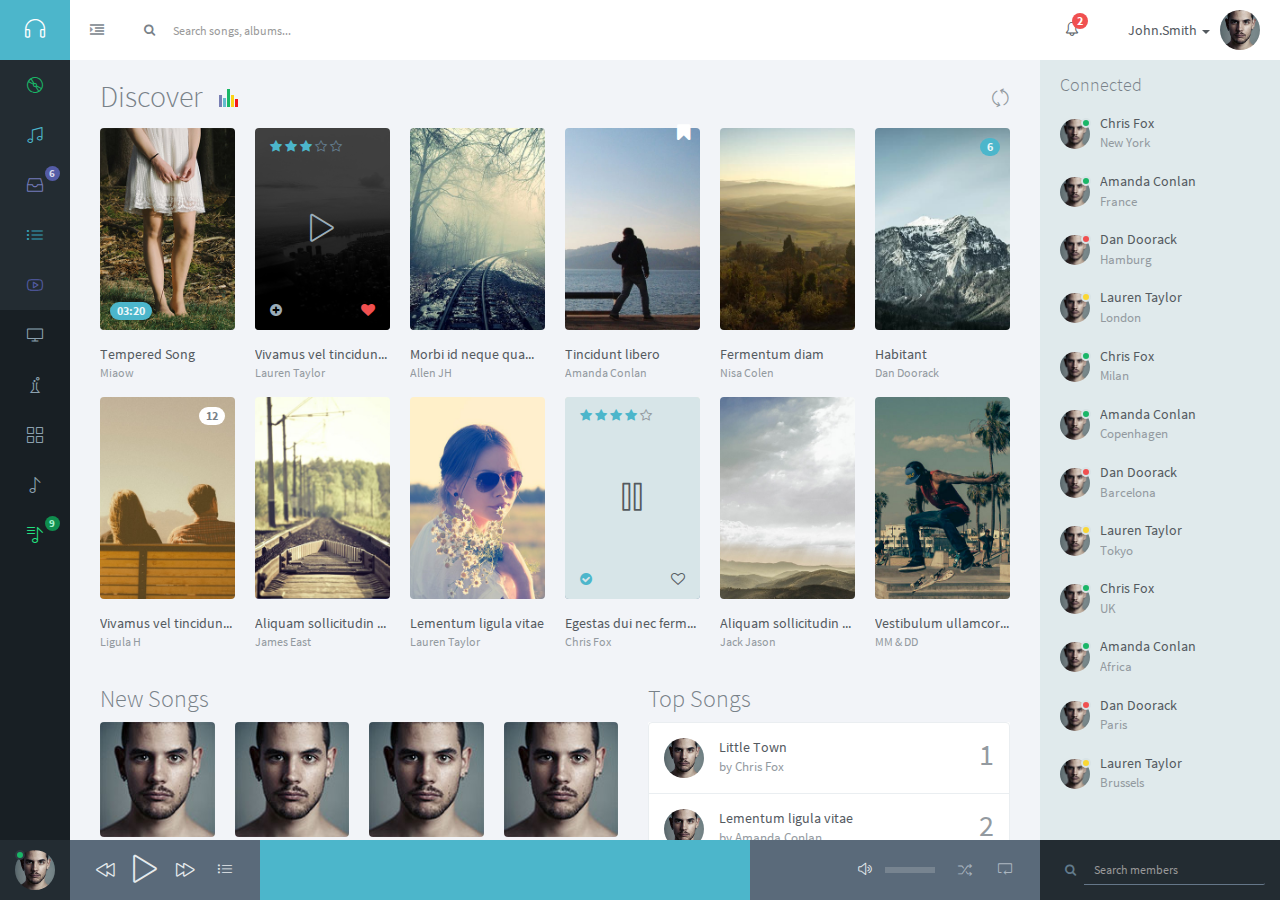
<file: templates/index.html>
<!DOCTYPE html>
<html lang="en" class="app">
<head>  
  <meta charset="utf-8" />
  <title>Musik | Web Application</title>
  <meta name="description" content="app, web app, responsive, admin dashboard, admin, flat, flat ui, ui kit, off screen nav" />
  <meta name="viewport" content="width=device-width, initial-scale=1, maximum-scale=1" />
  <link rel="stylesheet" href="../static/js/jPlayer/jplayer.flat.css" type="text/css" />
  <link rel="stylesheet" href="../static/css/bootstrap.css" type="text/css" />
  <link rel="stylesheet" href="../static/css/animate.css" type="text/css" />
  <link rel="stylesheet" href="../static/css/font-awesome.min.css" type="text/css" />
  <link rel="stylesheet" href="../static/css/simple-line-icons.css" type="text/css" />
  <link rel="stylesheet" href="../static/css/font.css" type="text/css" />
  <link rel="stylesheet" href="../static/css/app.css" type="text/css" />
    <!--[if lt IE 9]>
    <script src="../static/js/ie/html5shiv.js"></script>
    <script src="../static/js/ie/respond.min.js"></script>
    <script src="../static/js/ie/excanvas.js"></script>
  <![endif]-->
</head>
<body class="">
  <section class="vbox">
    <header class="bg-white-only header header-md navbar navbar-fixed-top-xs">
      <div class="navbar-header aside bg-info nav-xs">
        <a class="btn btn-link visible-xs" data-toggle="class:nav-off-screen,open" data-target="#nav,html">
          <i class="icon-list"></i>
        </a>
        <a href="index.html" class="navbar-brand text-lt">
          <i class="icon-earphones"></i>
          <img src="../static/images/logo.png" alt="." class="hide">
          <span class="hidden-nav-xs m-l-sm">Musik</span>
        </a>
        <a class="btn btn-link visible-xs" data-toggle="dropdown" data-target=".user">
          <i class="icon-settings"></i>
        </a>
      </div>      <ul class="nav navbar-nav hidden-xs">
        <li>
          <a href="#nav,.navbar-header" data-toggle="class:nav-xs,nav-xs" class="text-muted">
            <i class="fa fa-indent text"></i>
            <i class="fa fa-dedent text-active"></i>
          </a>
        </li>
      </ul>
      <form class="navbar-form navbar-left input-s-lg m-t m-l-n-xs hidden-xs" role="search">
        <div class="form-group">
          <div class="input-group">
            <span class="input-group-btn">
              <button type="submit" class="btn btn-sm bg-white btn-icon rounded"><i class="fa fa-search"></i></button>
            </span>
            <input type="text" class="form-control input-sm no-border rounded" placeholder="Search songs, albums...">
          </div>
        </div>
      </form>
      <div class="navbar-right ">
        <ul class="nav navbar-nav m-n hidden-xs nav-user user">
          <li class="hidden-xs">
            <a href="#" class="dropdown-toggle lt" data-toggle="dropdown">
              <i class="icon-bell"></i>
              <span class="badge badge-sm up bg-danger count">2</span>
            </a>
            <section class="dropdown-menu aside-xl animated fadeInUp">
              <section class="panel bg-white">
                <div class="panel-heading b-light bg-light">
                  <strong>You have <span class="count">2</span> notifications</strong>
                </div>
                <div class="list-group list-group-alt">
                  <a href="#" class="media list-group-item">
                    <span class="pull-left thumb-sm">
                      <img src="../static/images/a0.png" alt="..." class="img-circle">
                    </span>
                    <span class="media-body block m-b-none">
                      Use awesome animate.css<br>
                      <small class="text-muted">10 minutes ago</small>
                    </span>
                  </a>
                  <a href="#" class="media list-group-item">
                    <span class="media-body block m-b-none">
                      1.0 initial released<br>
                      <small class="text-muted">1 hour ago</small>
                    </span>
                  </a>
                </div>
                <div class="panel-footer text-sm">
                  <a href="#" class="pull-right"><i class="fa fa-cog"></i></a>
                  <a href="#notes" data-toggle="class:show animated fadeInRight">See all the notifications</a>
                </div>
              </section>
            </section>
          </li>
          <li class="dropdown">
            <a href="#" class="dropdown-toggle bg clear" data-toggle="dropdown">
              <span class="thumb-sm avatar pull-right m-t-n-sm m-b-n-sm m-l-sm">
                <img src="../static/images/a0.png" alt="...">
              </span>
              John.Smith <b class="caret"></b>
            </a>
            <ul class="dropdown-menu animated fadeInRight">            
              <li>
                <span class="arrow top"></span>
                <a href="#">Settings</a>
              </li>
              <li>
                <a href="profile.html">Profile</a>
              </li>
              <li>
                <a href="#">
                  <span class="badge bg-danger pull-right">3</span>
                  Notifications
                </a>
              </li>
              <li>
                <a href="docs.html">Help</a>
              </li>
              <li class="divider"></li>
              <li>
                <a href="modal.lockme.html" data-toggle="ajaxModal" >Logout</a>
              </li>
            </ul>
          </li>
        </ul>
      </div>      
    </header>
    <section>
      <section class="hbox stretch">
        <!-- .aside -->
        <aside class="bg-black dk nav-xs aside hidden-print" id="nav">          
          <section class="vbox">
            <section class="w-f-md scrollable">
              <div class="slim-scroll" data-height="auto" data-disable-fade-out="true" data-distance="0" data-size="10px" data-railOpacity="0.2">
                


                <!-- nav -->                 
                <nav class="nav-primary hidden-xs">
                  <ul class="nav bg clearfix">
                    <li class="hidden-nav-xs padder m-t m-b-sm text-xs text-muted">
                      Discover
                    </li>
                    <li>
                      <a href="index.html">
                        <i class="icon-disc icon text-success"></i>
                        <span class="font-bold">What's new</span>
                      </a>
                    </li>
                    <li>
                      <a href="genres.html">
                        <i class="icon-music-tone-alt icon text-info"></i>
                        <span class="font-bold">Genres</span>
                      </a>
                    </li>
                    <li>
                      <a href="events.html">
                        <i class="icon-drawer icon text-primary-lter"></i>
                        <b class="badge bg-primary pull-right">6</b>
                        <span class="font-bold">Events</span>
                      </a>
                    </li>
                    <li>
                      <a href="listen.html">
                        <i class="icon-list icon  text-info-dker"></i>
                        <span class="font-bold">Listen</span>
                      </a>
                    </li>
                    <li>
                      <a href="video.html" data-target="#content" data-el="#bjax-el" data-replace="true">
                        <i class="icon-social-youtube icon  text-primary"></i>
                        <span class="font-bold">Video</span>
                      </a>
                    </li>
                    <li class="m-b hidden-nav-xs"></li>
                  </ul>
                  <ul class="nav" data-ride="collapse">
                    <li class="hidden-nav-xs padder m-t m-b-sm text-xs text-muted">
                      Interface
                    </li>
                    <li >
                      <a href="#" class="auto">
                        <span class="pull-right text-muted">
                          <i class="fa fa-angle-left text"></i>
                          <i class="fa fa-angle-down text-active"></i>
                        </span>
                        <i class="icon-screen-desktop icon">
                        </i>
                        <span>Layouts</span>
                      </a>
                      <ul class="nav dk text-sm">
                        <li >
                          <a href="layout-color.html" class="auto">                                                        
                            <i class="fa fa-angle-right text-xs"></i>

                            <span>Color option</span>
                          </a>
                        </li>
                        <li >
                          <a href="layout-boxed.html" class="auto">                                                        
                            <i class="fa fa-angle-right text-xs"></i>

                            <span>Boxed layout</span>
                          </a>
                        </li>
                        <li >
                          <a href="layout-fluid.html" class="auto">                                                        
                            <i class="fa fa-angle-right text-xs"></i>

                            <span>Fluid layout</span>
                          </a>
                        </li>
                      </ul>
                    </li>
                    <li >
                      <a href="#" class="auto">
                        <span class="pull-right text-muted">
                          <i class="fa fa-angle-left text"></i>
                          <i class="fa fa-angle-down text-active"></i>
                        </span>
                        <i class="icon-chemistry icon">
                        </i>
                        <span>UI Kit</span>
                      </a>
                      <ul class="nav dk text-sm">
                        <li >
                          <a href="buttons.html" class="auto">                                                        
                            <i class="fa fa-angle-right text-xs"></i>

                            <span>Buttons</span>
                          </a>
                        </li>
                        <li >
                          <a href="icons.html" class="auto">                            
                            <b class="badge bg-info pull-right">369</b>                                                        
                            <i class="fa fa-angle-right text-xs"></i>

                            <span>Icons</span>
                          </a>
                        </li>
                        <li >
                          <a href="grid.html" class="auto">                                                        
                            <i class="fa fa-angle-right text-xs"></i>

                            <span>Grid</span>
                          </a>
                        </li>
                        <li >
                          <a href="widgets.html" class="auto">                            
                            <b class="badge bg-dark pull-right">8</b>                                                        
                            <i class="fa fa-angle-right text-xs"></i>

                            <span>Widgets</span>
                          </a>
                        </li>
                        <li >
                          <a href="components.html" class="auto">                                                        
                            <i class="fa fa-angle-right text-xs"></i>

                            <span>Components</span>
                          </a>
                        </li>
                        <li >
                          <a href="list.html" class="auto">                                                        
                            <i class="fa fa-angle-right text-xs"></i>

                            <span>List group</span>
                          </a>
                        </li>
                        <li >
                          <a href="#table" class="auto">                            
                            <span class="pull-right text-muted">
                              <i class="fa fa-angle-left text"></i>
                              <i class="fa fa-angle-down text-active"></i>
                            </span>                            
                            <i class="fa fa-angle-right text-xs"></i>

                            <span>Table</span>
                          </a>
                          <ul class="nav dker">
                            <li >
                              <a href="table-static.html">
                                <i class="fa fa-angle-right"></i>
                                <span>Table static</span>
                              </a>
                            </li>
                            <li >
                              <a href="table-datatable.html">
                                <i class="fa fa-angle-right"></i>
                                <span>Datatable</span>
                              </a>
                            </li>
                          </ul>
                        </li>
                        <li >
                          <a href="#form" class="auto">                            
                            <span class="pull-right text-muted">
                              <i class="fa fa-angle-left text"></i>
                              <i class="fa fa-angle-down text-active"></i>
                            </span>                            
                            <i class="fa fa-angle-right text-xs"></i>

                            <span>Form</span>
                          </a>
                          <ul class="nav dker">
                            <li >
                              <a href="form-elements.html">
                                <i class="fa fa-angle-right"></i>
                                <span>Form elements</span>
                              </a>
                            </li>
                            <li >
                              <a href="form-validation.html">
                                <i class="fa fa-angle-right"></i>
                                <span>Form validation</span>
                              </a>
                            </li>
                            <li >
                              <a href="form-wizard.html">
                                <i class="fa fa-angle-right"></i>
                                <span>Form wizard</span>
                              </a>
                            </li>
                          </ul>
                        </li>
                        <li >
                          <a href="chart.html" class="auto">                                                        
                            <i class="fa fa-angle-right text-xs"></i>

                            <span>Chart</span>
                          </a>
                        </li>
                        <li >
                          <a href="portlet.html" class="auto">                                                        
                            <i class="fa fa-angle-right text-xs"></i>

                            <span>Portlet</span>
                          </a>
                        </li>
                        <li >
                          <a href="timeline.html" class="auto">                                                        
                            <i class="fa fa-angle-right text-xs"></i>

                            <span>Timeline</span>
                          </a>
                        </li>
                      </ul>
                    </li>
                    <li >
                      <a href="#" class="auto">
                        <span class="pull-right text-muted">
                          <i class="fa fa-angle-left text"></i>
                          <i class="fa fa-angle-down text-active"></i>
                        </span>
                        <i class="icon-grid icon">
                        </i>
                        <span>Pages</span>
                      </a>
                      <ul class="nav dk text-sm">
                        <li >
                          <a href="profile.html" class="auto">                                                        
                            <i class="fa fa-angle-right text-xs"></i>

                            <span>Profile</span>
                          </a>
                        </li>
                        <li >
                          <a href="blog.html" class="auto">                                                        
                            <i class="fa fa-angle-right text-xs"></i>

                            <span>Blog</span>
                          </a>
                        </li>
                        <li >
                          <a href="invoice.html" class="auto">                                                        
                            <i class="fa fa-angle-right text-xs"></i>

                            <span>Invoice</span>
                          </a>
                        </li>
                        <li >
                          <a href="gmap.html" class="auto">                                                        
                            <i class="fa fa-angle-right text-xs"></i>

                            <span>Google Map</span>
                          </a>
                        </li>
                        <li >
                          <a href="jvectormap.html" class="auto">                                                        
                            <i class="fa fa-angle-right text-xs"></i>

                            <span>Vector Map</span>
                          </a>
                        </li>
                        <li >
                          <a href="signin.html" class="auto">                                                        
                            <i class="fa fa-angle-right text-xs"></i>

                            <span>Signin</span>
                          </a>
                        </li>
                        <li >
                          <a href="signup.html" class="auto">                                                        
                            <i class="fa fa-angle-right text-xs"></i>

                            <span>Signup</span>
                          </a>
                        </li>
                        <li >
                          <a href="404.html" class="auto">                                                        
                            <i class="fa fa-angle-right text-xs"></i>

                            <span>404</span>
                          </a>
                        </li>
                      </ul>
                    </li>
                  </ul>
                  <ul class="nav text-sm">
                    <li class="hidden-nav-xs padder m-t m-b-sm text-xs text-muted">
                      <span class="pull-right"><a href="#"><i class="icon-plus i-lg"></i></a></span>
                      Playlist
                    </li>
                    <li>
                      <a href="#">
                        <i class="icon-music-tone icon"></i>
                        <span>Hip-Pop</span>
                      </a>
                    </li>
                    <li>
                      <a href="#">
                        <i class="icon-playlist icon text-success-lter"></i>
                        <b class="badge bg-success dker pull-right">9</b>
                        <span>Jazz</span>
                      </a>
                    </li>
                  </ul>
                </nav>
                <!-- / nav -->
              </div>
            </section>
            
            <footer class="footer hidden-xs no-padder text-center-nav-xs">
              <div class="bg hidden-xs ">
                  <div class="dropdown dropup wrapper-sm clearfix">
                    <a href="#" class="dropdown-toggle" data-toggle="dropdown">
                      <span class="thumb-sm avatar pull-left m-l-xs">                        
                        <img src="../static/images/a3.png" class="dker" alt="...">
                        <i class="on b-black"></i>
                      </span>
                      <span class="hidden-nav-xs clear">
                        <span class="block m-l">
                          <strong class="font-bold text-lt">John.Smith</strong> 
                          <b class="caret"></b>
                        </span>
                        <span class="text-muted text-xs block m-l">Art Director</span>
                      </span>
                    </a>
                    <ul class="dropdown-menu animated fadeInRight aside text-left">                      
                      <li>
                        <span class="arrow bottom hidden-nav-xs"></span>
                        <a href="#">Settings</a>
                      </li>
                      <li>
                        <a href="profile.html">Profile</a>
                      </li>
                      <li>
                        <a href="#">
                          <span class="badge bg-danger pull-right">3</span>
                          Notifications
                        </a>
                      </li>
                      <li>
                        <a href="docs.html">Help</a>
                      </li>
                      <li class="divider"></li>
                      <li>
                        <a href="modal.lockme.html" data-toggle="ajaxModal" >Logout</a>
                      </li>
                    </ul>
                  </div>
                </div>            </footer>
          </section>
        </aside>
        <!-- /.aside -->
        <section id="content">
          <section class="hbox stretch">
            <section>
              <section class="vbox">
                <section class="scrollable padder-lg w-f-md" id="bjax-target">
                  <a href="#" class="pull-right text-muted m-t-lg" data-toggle="class:fa-spin" ><i class="icon-refresh i-lg  inline" id="refresh"></i></a>
                  <h2 class="font-thin m-b">Discover <span class="musicbar animate inline m-l-sm" style="width:20px;height:20px">
                    <span class="bar1 a1 bg-primary lter"></span>
                    <span class="bar2 a2 bg-info lt"></span>
                    <span class="bar3 a3 bg-success"></span>
                    <span class="bar4 a4 bg-warning dk"></span>
                    <span class="bar5 a5 bg-danger dker"></span>
                  </span></h2>
                  <div class="row row-sm">
                    <div class="col-xs-6 col-sm-4 col-md-3 col-lg-2">
                      <div class="item">
                        <div class="pos-rlt">
                          <div class="bottom">
                            <span class="badge bg-info m-l-sm m-b-sm">03:20</span>
                          </div>
                          <div class="item-overlay opacity r r-2x bg-black">
                            <div class="text-info padder m-t-sm text-sm">
                              <i class="fa fa-star"></i>
                              <i class="fa fa-star"></i>
                              <i class="fa fa-star"></i>
                              <i class="fa fa-star"></i>
                              <i class="fa fa-star-o text-muted"></i>
                            </div>
                            <div class="center text-center m-t-n">
                              <a href="#"><i class="icon-control-play i-2x"></i></a>
                            </div>
                            <div class="bottom padder m-b-sm">
                              <a href="#" class="pull-right">
                                <i class="fa fa-heart-o"></i>
                              </a>
                              <a href="#">
                                <i class="fa fa-plus-circle"></i>
                              </a>
                            </div>
                          </div>
                          <a href="#"><img src="../static/images/p1.jpg" alt="" class="r r-2x img-full"></a>
                        </div>
                        <div class="padder-v">
                          <a href="#" class="text-ellipsis">Tempered Song</a>
                          <a href="#" class="text-ellipsis text-xs text-muted">Miaow</a>
                        </div>
                      </div>
                    </div>
                    <div class="col-xs-6 col-sm-4 col-md-3 col-lg-2">
                      <div class="item">
                        <div class="pos-rlt">
                          <div class="item-overlay opacity r r-2x bg-black active">
                            <div class="text-info padder m-t-sm text-sm">
                              <i class="fa fa-star"></i>
                              <i class="fa fa-star"></i>
                              <i class="fa fa-star"></i>
                              <i class="fa fa-star-o text-muted"></i>
                              <i class="fa fa-star-o text-muted"></i>
                            </div>
                            <div class="center text-center m-t-n">
                              <a href="#" data-toggle="class">
                                <i class="icon-control-play i-2x text"></i>
                                <i class="icon-control-pause i-2x text-active"></i>
                              </a>
                            </div>
                            <div class="bottom padder m-b-sm">
                              <a href="#" class="pull-right active" data-toggle="class">
                                <i class="fa fa-heart-o text"></i>
                                <i class="fa fa-heart text-active text-danger"></i>
                              </a>
                              <a href="#" data-toggle="class">
                                <i class="fa fa-plus-circle text"></i>
                                <i class="fa fa-check-circle text-active text-info"></i>
                              </a>
                            </div>
                          </div>
                          <a href="#"><img src="../static/images/p2.jpg" alt="" class="r r-2x img-full"></a>
                        </div>
                        <div class="padder-v">
                          <a href="#" class="text-ellipsis">Vivamus vel tincidunt libero</a>
                          <a href="#" class="text-ellipsis text-xs text-muted">Lauren Taylor</a>
                        </div>
                      </div>
                    </div>
                    <div class="clearfix visible-xs"></div>
                    <div class="col-xs-6 col-sm-4 col-md-3 col-lg-2">
                      <div class="item">
                        <div class="pos-rlt">
                          <div class="item-overlay opacity r r-2x bg-black">
                            <div class="text-info padder m-t-sm text-sm">
                              <i class="fa fa-star"></i>
                              <i class="fa fa-star"></i>
                              <i class="fa fa-star"></i>
                              <i class="fa fa-star"></i>
                              <i class="fa fa-star-o text-muted"></i>
                            </div>
                            <div class="center text-center m-t-n">
                              <a href="#"><i class="icon-control-play i-2x"></i></a>
                            </div>
                            <div class="bottom padder m-b-sm">
                              <a href="#" class="pull-right">
                                <i class="fa fa-heart-o"></i>
                              </a>
                              <a href="#">
                                <i class="fa fa-plus-circle"></i>
                              </a>
                            </div>
                          </div>
                          <a href="#"><img src="../static/images/p3.jpg" alt="" class="r r-2x img-full"></a>
                        </div>
                        <div class="padder-v">
                          <a href="#" class="text-ellipsis">Morbi id neque quam liquam sollicitudin</a>
                          <a href="#" class="text-ellipsis text-xs text-muted">Allen JH</a>
                        </div>
                      </div>
                    </div>
                    <div class="col-xs-6 col-sm-4 col-md-3 col-lg-2">
                      <div class="item">
                        <div class="pos-rlt">
                          <div class="item-overlay opacity r r-2x bg-black">
                            <div class="text-info padder m-t-sm text-sm">
                              <i class="fa fa-star"></i>
                              <i class="fa fa-star"></i>
                              <i class="fa fa-star"></i>
                              <i class="fa fa-star"></i>
                              <i class="fa fa-star-o text-muted"></i>
                            </div>
                            <div class="center text-center m-t-n">
                              <a href="#"><i class="icon-control-play i-2x"></i></a>
                            </div>
                            <div class="bottom padder m-b-sm">
                              <a href="#" class="pull-right">
                                <i class="fa fa-heart-o"></i>
                              </a>
                              <a href="#">
                                <i class="fa fa-plus-circle"></i>
                              </a>
                            </div>
                          </div>
                          <div class="top">
                            <span class="pull-right m-t-n-xs m-r-sm text-white">
                              <i class="fa fa-bookmark i-lg"></i>
                            </span>
                          </div>
                          <a href="#"><img src="../static/images/p4.jpg" alt="" class="r r-2x img-full"></a>
                        </div>
                        <div class="padder-v">
                          <a href="#" class="text-ellipsis">Tincidunt libero</a>
                          <a href="#" class="text-ellipsis text-xs text-muted">Amanda Conlan</a>
                        </div>
                      </div>
                    </div>
                    <div class="clearfix visible-xs"></div>
                    <div class="col-xs-6 col-sm-4 col-md-3 col-lg-2">
                      <div class="item">
                        <div class="pos-rlt">
                          <div class="item-overlay opacity r r-2x bg-black">
                            <div class="text-info padder m-t-sm text-sm">
                              <i class="fa fa-star"></i>
                              <i class="fa fa-star"></i>
                              <i class="fa fa-star"></i>
                              <i class="fa fa-star"></i>
                              <i class="fa fa-star-o text-muted"></i>
                            </div>
                            <div class="center text-center m-t-n">
                              <a href="#"><i class="icon-control-play i-2x"></i></a>
                            </div>
                            <div class="bottom padder m-b-sm">
                              <a href="#" class="pull-right">
                                <i class="fa fa-heart-o"></i>
                              </a>
                              <a href="#">
                                <i class="fa fa-plus-circle"></i>
                              </a>
                            </div>
                          </div>
                          <a href="#"><img src="../static/images/p5.jpg" alt="" class="r r-2x img-full"></a>
                        </div>
                        <div class="padder-v">
                          <a href="#" class="text-ellipsis">Fermentum diam</a>
                          <a href="#" class="text-ellipsis text-xs text-muted">Nisa Colen</a>
                        </div>
                      </div>
                    </div>
                    <div class="col-xs-6 col-sm-4 col-md-3 col-lg-2">
                      <div class="item">
                        <div class="pos-rlt">
                          <div class="top">
                            <span class="pull-right m-t-sm m-r-sm badge bg-info">6</span>
                          </div>
                          <div class="item-overlay opacity r r-2x bg-black">
                            <div class="text-info padder m-t-sm text-sm">
                              <i class="fa fa-star"></i>
                              <i class="fa fa-star"></i>
                              <i class="fa fa-star"></i>
                              <i class="fa fa-star"></i>
                              <i class="fa fa-star-o text-muted"></i>
                            </div>
                            <div class="center text-center m-t-n">
                              <a href="#"><i class="icon-control-play i-2x"></i></a>
                            </div>
                            <div class="bottom padder m-b-sm">
                              <a href="#" class="pull-right">
                                <i class="fa fa-heart-o"></i>
                              </a>
                              <a href="#">
                                <i class="fa fa-plus-circle"></i>
                              </a>
                            </div>
                          </div>                          
                          <a href="#"><img src="../static/images/p6.jpg" alt="" class="r r-2x img-full"></a>
                        </div>
                        <div class="padder-v">
                          <a href="#" class="text-ellipsis">Habitant</a>
                          <a href="#" class="text-ellipsis text-xs text-muted">Dan Doorack</a>
                        </div>
                      </div>
                    </div>
                    <div class="clearfix visible-xs"></div>
                    <div class="col-xs-6 col-sm-4 col-md-3 col-lg-2">
                      <div class="item">
                        <div class="pos-rlt">
                          <div class="item-overlay opacity r r-2x bg-black">
                            <div class="text-info padder m-t-sm text-sm">
                              <i class="fa fa-star"></i>
                              <i class="fa fa-star"></i>
                              <i class="fa fa-star"></i>
                              <i class="fa fa-star"></i>
                              <i class="fa fa-star-o text-muted"></i>
                            </div>
                            <div class="center text-center m-t-n">
                              <a href="#"><i class="icon-control-play i-2x"></i></a>
                            </div>
                            <div class="bottom padder m-b-sm">
                              <a href="#" class="pull-right">
                                <i class="fa fa-heart-o"></i>
                              </a>
                              <a href="#">
                                <i class="fa fa-plus-circle"></i>
                              </a>
                            </div>
                          </div>
                          <div class="top">
                            <span class="pull-right m-t-sm m-r-sm badge bg-white">12</span>
                          </div>
                          <a href="#"><img src="../static/images/p7.jpg" alt="" class="r r-2x img-full"></a>
                        </div>
                        <div class="padder-v">
                          <a href="#" class="text-ellipsis">Vivamus vel tincidunt libero</a>
                          <a href="#" class="text-ellipsis text-xs text-muted">Ligula H</a>
                        </div>
                      </div>
                    </div>
                    <div class="col-xs-6 col-sm-4 col-md-3 col-lg-2">
                      <div class="item">
                        <div class="pos-rlt">
                          <div class="item-overlay opacity r r-2x bg-black">
                            <div class="text-info padder m-t-sm text-sm">
                              <i class="fa fa-star"></i>
                              <i class="fa fa-star"></i>
                              <i class="fa fa-star"></i>
                              <i class="fa fa-star"></i>
                              <i class="fa fa-star-o text-muted"></i>
                            </div>
                            <div class="center text-center m-t-n">
                              <a href="#"><i class="icon-control-play i-2x"></i></a>
                            </div>
                            <div class="bottom padder m-b-sm">
                              <a href="#" class="pull-right">
                                <i class="fa fa-heart-o"></i>
                              </a>
                              <a href="#">
                                <i class="fa fa-plus-circle"></i>
                              </a>
                            </div>
                          </div>
                          <a href="#"><img src="../static/images/p8.jpg" alt="" class="r r-2x img-full"></a>
                        </div>
                        <div class="padder-v">
                          <a href="#" class="text-ellipsis">Aliquam sollicitudin venenati</a>
                          <a href="#" class="text-ellipsis text-xs text-muted">James East</a>
                        </div>
                      </div>
                    </div>
                    <div class="clearfix visible-xs"></div>
                    <div class="col-xs-6 col-sm-4 col-md-3 col-lg-2">
                      <div class="item">
                        <div class="pos-rlt">
                          <div class="item-overlay opacity r r-2x bg-black">
                            <div class="text-info padder m-t-sm text-sm">
                              <i class="fa fa-star"></i>
                              <i class="fa fa-star"></i>
                              <i class="fa fa-star"></i>
                              <i class="fa fa-star"></i>
                              <i class="fa fa-star-o text-muted"></i>
                            </div>
                            <div class="center text-center m-t-n">
                              <a href="#"><i class="icon-control-play i-2x"></i></a>
                            </div>
                            <div class="bottom padder m-b-sm">
                              <a href="#" class="pull-right">
                                <i class="fa fa-heart-o"></i>
                              </a>
                              <a href="#">
                                <i class="fa fa-plus-circle"></i>
                              </a>
                            </div>
                          </div>
                          <a href="#"><img src="../static/images/p9.jpg" alt="" class="r r-2x img-full"></a>
                        </div>
                        <div class="padder-v">
                          <a href="#" class="text-ellipsis">Lementum ligula vitae</a>
                          <a href="#" class="text-ellipsis text-xs text-muted">Lauren Taylor</a>
                        </div>
                      </div>
                    </div>
                    <div class="col-xs-6 col-sm-4 col-md-3 col-lg-2">
                      <div class="item">
                        <div class="pos-rlt">
                          <div class="item-overlay r r-2x bg-light dker active">
                            <div class="text-info padder m-t-sm text-sm">
                              <i class="fa fa-star"></i>
                              <i class="fa fa-star"></i>
                              <i class="fa fa-star"></i>
                              <i class="fa fa-star"></i>
                              <i class="fa fa-star-o text-muted"></i>
                            </div>
                            <div class="center text-center m-t-n">
                              <a href="#" data-toggle="class" class="active">
                                <i class="icon-control-play i-2x text"></i>
                                <i class="icon-control-pause i-2x text-active"></i>
                              </a>
                            </div>
                            <div class="bottom padder m-b-sm">
                              <a href="#" class="pull-right" data-toggle="class">
                                <i class="fa fa-heart-o text"></i>
                                <i class="fa fa-heart text-active text-danger"></i>
                              </a>
                              <a href="#" class="active" data-toggle="class">
                                <i class="fa fa-plus-circle text"></i>
                                <i class="fa fa-check-circle text-active text-info"></i>
                              </a>
                            </div>
                          </div>
                          <a href="#"><img src="../static/images/p10.jpg" alt="" class="r r-2x img-full"></a>
                        </div>
                        <div class="padder-v">
                          <a href="#" class="text-ellipsis">Egestas dui nec fermentum </a>
                          <a href="#" class="text-ellipsis text-xs text-muted">Chris Fox</a>
                        </div>
                      </div>
                    </div>
                    <div class="clearfix visible-xs"></div>
                    <div class="col-xs-6 col-sm-4 col-md-3 col-lg-2">
                      <div class="item">
                        <div class="pos-rlt">
                          <div class="item-overlay opacity r r-2x bg-black">
                            <div class="text-info padder m-t-sm text-sm">
                              <i class="fa fa-star"></i>
                              <i class="fa fa-star"></i>
                              <i class="fa fa-star"></i>
                              <i class="fa fa-star"></i>
                              <i class="fa fa-star-o text-muted"></i>
                            </div>
                            <div class="center text-center m-t-n">
                              <a href="#"><i class="icon-control-play i-2x"></i></a>
                            </div>
                            <div class="bottom padder m-b-sm">
                              <a href="#" class="pull-right">
                                <i class="fa fa-heart-o"></i>
                              </a>
                              <a href="#">
                                <i class="fa fa-plus-circle"></i>
                              </a>
                            </div>
                          </div>
                          <a href="#"><img src="../static/images/p11.jpg" alt="" class="r r-2x img-full"></a>
                        </div>
                        <div class="padder-v">
                          <a href="#" class="text-ellipsis">Aliquam sollicitudin venenatis ipsum</a>
                          <a href="#" class="text-ellipsis text-xs text-muted">Jack Jason</a>
                        </div>
                      </div>
                    </div>
                    <div class="col-xs-6 col-sm-4 col-md-3 col-lg-2">
                      <div class="item">
                        <div class="pos-rlt">
                          <div class="item-overlay opacity r r-2x bg-black">
                            <div class="text-info padder m-t-sm text-sm">
                              <i class="fa fa-star"></i>
                              <i class="fa fa-star"></i>
                              <i class="fa fa-star"></i>
                              <i class="fa fa-star"></i>
                              <i class="fa fa-star-o text-muted"></i>
                            </div>
                            <div class="center text-center m-t-n">
                              <a href="#"><i class="icon-control-play i-2x"></i></a>
                            </div>
                            <div class="bottom padder m-b-sm">
                              <a href="#" class="pull-right">
                                <i class="fa fa-heart-o"></i>
                              </a>
                              <a href="#">
                                <i class="fa fa-plus-circle"></i>
                              </a>
                            </div>
                          </div>
                          <a href="#"><img src="../static/images/p12.jpg" alt="" class="r r-2x img-full"></a>
                        </div>
                        <div class="padder-v">
                          <a href="#" class="text-ellipsis">Vestibulum ullamcorper</a>
                          <a href="#" class="text-ellipsis text-xs text-muted">MM &amp; DD</a>
                        </div>
                      </div>
                    </div>
                  </div>
                  <div class="row">
                    <div class="col-md-7">
                      <h3 class="font-thin">New Songs</h3>
                      <div class="row row-sm">
                        <div class="col-xs-6 col-sm-3">
                          <div class="item">
                            <div class="pos-rlt">
                              <div class="item-overlay opacity r r-2x bg-black">
                                <div class="center text-center m-t-n">
                                  <a href="#"><i class="fa fa-play-circle i-2x"></i></a>
                                </div>
                              </div>
                              <a href="#"><img src="../static/images/a2.png" alt="" class="r r-2x img-full"></a>
                            </div>
                            <div class="padder-v">
                              <a href="#" class="text-ellipsis">Spring rain</a>
                              <a href="#" class="text-ellipsis text-xs text-muted">Miaow</a>
                            </div>
                          </div>
                        </div>
                        <div class="col-xs-6 col-sm-3">
                          <div class="item">
                            <div class="pos-rlt">
                              <div class="item-overlay opacity r r-2x bg-black">
                                <div class="center text-center m-t-n">
                                  <a href="#"><i class="fa fa-play-circle i-2x"></i></a>
                                </div>
                              </div>
                              <a href="#"><img src="../static/images/a3.png" alt="" class="r r-2x img-full"></a>
                            </div>
                            <div class="padder-v">
                              <a href="#" class="text-ellipsis">Hope</a>
                              <a href="#" class="text-ellipsis text-xs text-muted">Miya</a>
                            </div>
                          </div>
                        </div>
                        <div class="col-xs-6 col-sm-3">
                          <div class="item">
                            <div class="pos-rlt">
                              <div class="item-overlay opacity r r-2x bg-black">
                                <div class="center text-center m-t-n">
                                  <a href="#"><i class="fa fa-play-circle i-2x"></i></a>
                                </div>
                              </div>
                              <a href="#"><img src="../static/images/a8.png" alt="" class="r r-2x img-full"></a>
                            </div>
                            <div class="padder-v">
                              <a href="#" class="text-ellipsis">Listen wind</a>
                              <a href="#" class="text-ellipsis text-xs text-muted">Soyia Jess</a>
                            </div>
                          </div>
                        </div>
                        <div class="col-xs-6 col-sm-3">
                          <div class="item">
                            <div class="pos-rlt">
                              <div class="item-overlay opacity r r-2x bg-black">
                                <div class="center text-center m-t-n">
                                  <a href="#"><i class="fa fa-play-circle i-2x"></i></a>
                                </div>
                              </div>
                              <a href="#"><img src="../static/images/a9.png" alt="" class="r r-2x img-full"></a>
                            </div>
                            <div class="padder-v">
                              <a href="#" class="text-ellipsis">Breaking me</a>
                              <a href="#" class="text-ellipsis text-xs text-muted">Pett JA</a>
                            </div>
                          </div>
                        </div>
                        <div class="col-xs-6 col-sm-3">
                          <div class="item">
                            <div class="pos-rlt">
                              <div class="item-overlay opacity r r-2x bg-black">
                                <div class="center text-center m-t-n">
                                  <a href="#"><i class="fa fa-play-circle i-2x"></i></a>
                                </div>
                              </div>
                              <a href="#"><img src="../static/images/a1.png" alt="" class="r r-2x img-full"></a>
                            </div>
                            <div class="padder-v">
                              <a href="#" class="text-ellipsis">Nothing</a>
                              <a href="#" class="text-ellipsis text-xs text-muted">Willion</a>
                            </div>
                          </div>
                        </div>
                        <div class="col-xs-6 col-sm-3">
                          <div class="item">
                            <div class="pos-rlt">
                              <div class="item-overlay opacity r r-2x bg-black">
                                <div class="center text-center m-t-n">
                                  <a href="#"><i class="fa fa-play-circle i-2x"></i></a>
                                </div>
                              </div>
                              <a href="#"><img src="../static/images/a6.png" alt="" class="r r-2x img-full"></a>
                            </div>
                            <div class="padder-v">
                              <a href="#" class="text-ellipsis">Panda Style</a>
                              <a href="#" class="text-ellipsis text-xs text-muted">Lionie</a>
                            </div>
                          </div>
                        </div>
                        <div class="col-xs-6 col-sm-3">
                          <div class="item">
                            <div class="pos-rlt">
                              <div class="item-overlay opacity r r-2x bg-black">
                                <div class="center text-center m-t-n">
                                  <a href="#"><i class="fa fa-play-circle i-2x"></i></a>
                                </div>
                              </div>
                              <a href="#"><img src="../static/images/a7.png" alt="" class="r r-2x img-full"></a>
                            </div>
                            <div class="padder-v">
                              <a href="#" class="text-ellipsis">Hook Me</a>
                              <a href="#" class="text-ellipsis text-xs text-muted">Gossi</a>
                            </div>
                          </div>
                        </div>
                        <div class="col-xs-6 col-sm-3">
                          <div class="item">
                            <div class="pos-rlt">
                              <div class="item-overlay opacity r r-2x bg-black">
                                <div class="center text-center m-t-n">
                                  <a href="#"><i class="fa fa-play-circle i-2x"></i></a>
                                </div>
                              </div>
                              <a href="#"><img src="../static/images/a5.png" alt="" class="r r-2x img-full"></a>
                            </div>
                            <div class="padder-v">
                              <a href="#" class="text-ellipsis">Tempered Song</a>
                              <a href="#" class="text-ellipsis text-xs text-muted">Miaow</a>
                            </div>
                          </div>
                        </div>
                      </div>
                    </div>
                    <div class="col-md-5">
                      <h3 class="font-thin">Top Songs</h3>
                      <div class="list-group bg-white list-group-lg no-bg auto">                          
                        <a href="#" class="list-group-item clearfix">
                          <span class="pull-right h2 text-muted m-l">1</span>
                          <span class="pull-left thumb-sm avatar m-r">
                            <img src="../static/images/a4.png" alt="...">
                          </span>
                          <span class="clear">
                            <span>Little Town</span>
                            <small class="text-muted clear text-ellipsis">by Chris Fox</small>
                          </span>
                        </a>
                        <a href="#" class="list-group-item clearfix">
                          <span class="pull-right h2 text-muted m-l">2</span>
                          <span class="pull-left thumb-sm avatar m-r">
                            <img src="../static/images/a5.png" alt="...">
                          </span>
                          <span class="clear">
                            <span>Lementum ligula vitae</span>
                            <small class="text-muted clear text-ellipsis">by Amanda Conlan</small>
                          </span>
                        </a>
                        <a href="#" class="list-group-item clearfix">
                          <span class="pull-right h2 text-muted m-l">3</span>
                          <span class="pull-left thumb-sm avatar m-r">
                            <img src="../static/images/a6.png" alt="...">
                          </span>
                          <span class="clear">
                            <span>Aliquam sollicitudin venenatis</span>
                            <small class="text-muted clear text-ellipsis">by Dan Doorack</small>
                          </span>
                        </a>
                        <a href="#" class="list-group-item clearfix">
                          <span class="pull-right h2 text-muted m-l">4</span>
                          <span class="pull-left thumb-sm avatar m-r">
                            <img src="../static/images/a7.png" alt="...">
                          </span>
                          <span class="clear">
                            <span>Aliquam sollicitudin venenatis ipsum</span>
                            <small class="text-muted clear text-ellipsis">by Lauren Taylor</small>
                          </span>
                        </a>
                        <a href="#" class="list-group-item clearfix">
                          <span class="pull-right h2 text-muted m-l">5</span>
                          <span class="pull-left thumb-sm avatar m-r">
                            <img src="../static/images/a8.png" alt="...">
                          </span>
                          <span class="clear">
                            <span>Vestibulum ullamcorper</span>
                            <small class="text-muted clear text-ellipsis">by Dan Doorack</small>
                          </span>
                        </a>
                      </div>
                    </div>
                  </div>
                  <div class="row m-t-lg m-b-lg">
                    <div class="col-sm-6">
                      <div class="bg-primary wrapper-md r">
                        <a href="#">
                          <span class="h4 m-b-xs block"><i class=" icon-user-follow i-lg"></i> Login or Create account</span>
                          <span class="text-muted">Save and share your playlist with your friends when you log in or create an account.</span>
                        </a>
                      </div>
                    </div>
                    <div class="col-sm-6">
                      <div class="bg-black wrapper-md r">
                        <a href="#">
                          <span class="h4 m-b-xs block"><i class="icon-cloud-download i-lg"></i> Download our app</span>
                          <span class="text-muted">Get the apps for desktop and mobile to start listening music at anywhere and anytime.</span>
                        </a>
                      </div>
                    </div>
                  </div>
                </section>
                <footer class="footer bg-dark">
                  <div id="jp_container_N">
                    <div class="jp-type-playlist">
                      <div id="jplayer_N" class="jp-jplayer hide"></div>
                      <div class="jp-gui">
                        <div class="jp-video-play hide">
                          <a class="jp-video-play-icon">play</a>
                        </div>
                        <div class="jp-interface">
                          <div class="jp-controls">
                            <div><a class="jp-previous"><i class="icon-control-rewind i-lg"></i></a></div>
                            <div>
                              <a class="jp-play"><i class="icon-control-play i-2x"></i></a>
                              <a class="jp-pause hid"><i class="icon-control-pause i-2x"></i></a>
                            </div>
                            <div><a class="jp-next"><i class="icon-control-forward i-lg"></i></a></div>
                            <div class="hide"><a class="jp-stop"><i class="fa fa-stop"></i></a></div>
                            <div><a class="" data-toggle="dropdown" data-target="#playlist"><i class="icon-list"></i></a></div>
                            <div class="jp-progress hidden-xs">
                              <div class="jp-seek-bar dk">
                                <div class="jp-play-bar bg-info">
                                </div>
                                <div class="jp-title text-lt">
                                  <ul>
                                    <li></li>
                                  </ul>
                                </div>
                              </div>
                            </div>
                            <div class="hidden-xs hidden-sm jp-current-time text-xs text-muted"></div>
                            <div class="hidden-xs hidden-sm jp-duration text-xs text-muted"></div>
                            <div class="hidden-xs hidden-sm">
                              <a class="jp-mute" title="mute"><i class="icon-volume-2"></i></a>
                              <a class="jp-unmute hid" title="unmute"><i class="icon-volume-off"></i></a>
                            </div>
                            <div class="hidden-xs hidden-sm jp-volume">
                              <div class="jp-volume-bar dk">
                                <div class="jp-volume-bar-value lter"></div>
                              </div>
                            </div>
                            <div>
                              <a class="jp-shuffle" title="shuffle"><i class="icon-shuffle text-muted"></i></a>
                              <a class="jp-shuffle-off hid" title="shuffle off"><i class="icon-shuffle text-lt"></i></a>
                            </div>
                            <div>
                              <a class="jp-repeat" title="repeat"><i class="icon-loop text-muted"></i></a>
                              <a class="jp-repeat-off hid" title="repeat off"><i class="icon-loop text-lt"></i></a>
                            </div>
                            <div class="hide">
                              <a class="jp-full-screen" title="full screen"><i class="fa fa-expand"></i></a>
                              <a class="jp-restore-screen" title="restore screen"><i class="fa fa-compress text-lt"></i></a>
                            </div>
                          </div>
                        </div>
                      </div>
                      <div class="jp-playlist dropup" id="playlist">
                        <ul class="dropdown-menu aside-xl dker">
                          <!-- The method Playlist.displayPlaylist() uses this unordered list -->
                          <li class="list-group-item"></li>
                        </ul>
                      </div>
                      <div class="jp-no-solution hide">
                        <span>Update Required</span>
                        To play the media you will need to either update your browser to a recent version or update your <a href="http://get.adobe.com/flashplayer/" target="_blank">Flash plugin</a>.
                      </div>
                    </div>
                  </div>
                </footer>
              </section>
            </section>
            <!-- side content -->
            <aside class="aside-md bg-light dk" id="sidebar">
              <section class="vbox animated fadeInRight">
                <section class="w-f-md scrollable hover">
                  <h4 class="font-thin m-l-md m-t">Connected</h4>
                  <ul class="list-group no-bg no-borders auto m-t-n-xxs">
                    <li class="list-group-item">
                      <span class="pull-left thumb-xs m-t-xs avatar m-l-xs m-r-sm">
                        <img src="../static/images/a1.png" alt="..." class="img-circle">
                        <i class="on b-light right sm"></i>
                      </span>
                      <div class="clear">
                        <div><a href="#">Chris Fox</a></div>
                        <small class="text-muted">New York</small>
                      </div>
                    </li>
                    <li class="list-group-item">
                      <span class="pull-left thumb-xs m-t-xs avatar m-l-xs m-r-sm">
                        <img src="../static/images/a2.png" alt="...">
                        <i class="on b-light right sm"></i>
                      </span>
                      <div class="clear">
                        <div><a href="#">Amanda Conlan</a></div>
                        <small class="text-muted">France</small>
                      </div>
                    </li>
                    <li class="list-group-item">
                      <span class="pull-left thumb-xs m-t-xs avatar m-l-xs m-r-sm">
                        <img src="../static/images/a3.png" alt="...">
                        <i class="busy b-light right sm"></i>
                      </span>
                      <div class="clear">
                        <div><a href="#">Dan Doorack</a></div>
                        <small class="text-muted">Hamburg</small>
                      </div>
                    </li>
                    <li class="list-group-item">
                      <span class="pull-left thumb-xs m-t-xs avatar m-l-xs m-r-sm">
                        <img src="../static/images/a4.png" alt="...">
                        <i class="away b-light right sm"></i>
                      </span>
                      <div class="clear">
                        <div><a href="#">Lauren Taylor</a></div>
                        <small class="text-muted">London</small>
                      </div>
                    </li>
                    <li class="list-group-item">
                      <span class="pull-left thumb-xs m-t-xs avatar m-l-xs m-r-sm">
                        <img src="../static/images/a5.png" alt="..." class="img-circle">
                        <i class="on b-light right sm"></i>
                      </span>
                      <div class="clear">
                        <div><a href="#">Chris Fox</a></div>
                        <small class="text-muted">Milan</small>
                      </div>
                    </li>
                    <li class="list-group-item">
                      <span class="pull-left thumb-xs m-t-xs avatar m-l-xs m-r-sm">
                        <img src="../static/images/a6.png" alt="...">
                        <i class="on b-light right sm"></i>
                      </span>
                      <div class="clear">
                        <div><a href="#">Amanda Conlan</a></div>
                        <small class="text-muted">Copenhagen</small>
                      </div>
                    </li>
                    <li class="list-group-item">
                      <span class="pull-left thumb-xs m-t-xs avatar m-l-xs m-r-sm">
                        <img src="../static/images/a7.png" alt="...">
                        <i class="busy b-light right sm"></i>
                      </span>
                      <div class="clear">
                        <div><a href="#">Dan Doorack</a></div>
                        <small class="text-muted">Barcelona</small>
                      </div>
                    </li>
                    <li class="list-group-item">
                      <span class="pull-left thumb-xs m-t-xs avatar m-l-xs m-r-sm">
                        <img src="../static/images/a8.png" alt="...">
                        <i class="away b-light right sm"></i>
                      </span>
                      <div class="clear">
                        <div><a href="#">Lauren Taylor</a></div>
                        <small class="text-muted">Tokyo</small>
                      </div>
                    </li>
                    <li class="list-group-item">
                      <span class="pull-left thumb-xs m-t-xs avatar m-l-xs m-r-sm">
                        <img src="../static/images/a9.png" alt="..." class="img-circle">
                        <i class="on b-light right sm"></i>
                      </span>
                      <div class="clear">
                        <div><a href="#">Chris Fox</a></div>
                        <small class="text-muted">UK</small>
                      </div>
                    </li>
                    <li class="list-group-item">
                      <span class="pull-left thumb-xs m-t-xs avatar m-l-xs m-r-sm">
                        <img src="../static/images/a1.png" alt="...">
                        <i class="on b-light right sm"></i>
                      </span>
                      <div class="clear">
                        <div><a href="#">Amanda Conlan</a></div>
                        <small class="text-muted">Africa</small>
                      </div>
                    </li>
                    <li class="list-group-item">
                      <span class="pull-left thumb-xs m-t-xs avatar m-l-xs m-r-sm">
                        <img src="../static/images/a2.png" alt="...">
                        <i class="busy b-light right sm"></i>
                      </span>
                      <div class="clear">
                        <div><a href="#">Dan Doorack</a></div>
                        <small class="text-muted">Paris</small>
                      </div>
                    </li>
                    <li class="list-group-item">
                      <span class="pull-left thumb-xs m-t-xs avatar m-l-xs m-r-sm">
                        <img src="../static/images/a3.png" alt="...">
                        <i class="away b-light right sm"></i>
                      </span>
                      <div class="clear">
                        <div><a href="#">Lauren Taylor</a></div>
                        <small class="text-muted">Brussels</small>
                      </div>
                    </li>
                  </ul>
                </section>
                <footer class="footer footer-md bg-black">
                  <form class="" role="search">
                    <div class="form-group clearfix m-b-none">
                      <div class="input-group m-t m-b">
                        <span class="input-group-btn">
                          <button type="submit" class="btn btn-sm bg-empty text-muted btn-icon"><i class="fa fa-search"></i></button>
                        </span>
                        <input type="text" class="form-control input-sm text-white bg-empty b-b b-dark no-border" placeholder="Search members">
                      </div>
                    </div>
                  </form>
                </footer>
              </section>              
            </aside>
            <!-- / side content -->
          </section>
          <a href="#" class="hide nav-off-screen-block" data-toggle="class:nav-off-screen,open" data-target="#nav,html"></a>
        </section>
      </section>
    </section>    
  </section>
  <script src="../static/js/jquery.min.js"></script>
  <!-- Bootstrap -->
  <script src="../static/js/bootstrap.js"></script>
  <!-- App -->
  <script src="../static/js/app.js"></script>
  <script src="../static/js/slimscroll/jquery.slimscroll.min.js"></script>
    <script src="../static/js/app.plugin.js"></script>
  <script type="../static/text/javascript" src="js/jPlayer/jquery.jplayer.min.js"></script>
  <script type="../static/text/javascript" src="js/jPlayer/add-on/jplayer.playlist.min.js"></script>
  <script type="../static/text/javascript" src="js/jPlayer/demo.js"></script>
</body>
</html>
</file>
<file: static/js/jPlayer/jplayer.flat.css>
/*controls*/
.jp-controls {
	display: table;
	table-layout: fixed;
	border-spacing: 0;
	width: 100%;
}
.jp-controls a{
	cursor: pointer;
	display: inline-block;
	padding: 10px 5px;
}

.jp-controls a i{
	line-height: inherit;
}
.jp-controls > div{
	display: table-cell;
	vertical-align: middle;
	text-align: center;
	width: 40px;
	height: 60px;
}
div.jp-progress{
	width: auto;
	padding: 0 15px;
	vertical-align: top;
	position: relative;
}
.jp-seek-bar{
	position: relative;
}
.jp-title{
	position: absolute;
	left: 25px;
	top: 0;
	right: 25px;
	display: block !important;
	line-height: 60px;
}
.jp-title ul{
	list-style: none;
	margin: 0;
	padding: 0;	
}

.jp-title li{
	overflow: hidden;
	text-overflow: ellipsis;
	white-space: nowrap;
}
.jp-artist{
	opacity: 0.6;
}

.jp-play-bar{
	height: 60px;
}
.jp-volume{
	width: 60px !important;
	padding-right:10px !important;
}
.jp-volume-bar-value{
  height: 6px;
}
a.hid{
	display: none;
}

/*video*/
.jp-video{
	font-size: 0;
	line-height: 0;
	//min-height: 160px;
}
.jp-video-play{
	display: inline-block;
	position: absolute;
	left: 50%;
	top: 50%;
	cursor: pointer;
	margin-left: -30px;
	margin-top: -65px;
}
.jp-video-full {
	/* Rules for IE6 (full-screen) */
	width:480px;
	height:270px;
	/* Rules for IE7 (full-screen) - Otherwise the relative container causes other page items that are not position:static (default) to appear over the video/gui. */
	position:static !important; position:relative;
}

/* The z-index rule is defined in this manner to enable Popcorn plugins that add overlays to video area. EG. Subtitles. */
.jp-video-full div div {
	z-index:1000;
}

.jp-video-full .jp-jplayer {
	top: 0;
	left: 0;
	position: fixed !important; position: relative; /* Rules for IE6 (full-screen) */
	overflow: hidden;
}

.jp-video-full .jp-gui {
	position: fixed !important; position: static; /* Rules for IE6 (full-screen) */
	top: 0;
	left: 0;
	width:100%;
	height:100%;
	z-index:1001; /* 1 layer above the others. */
}

.jp-video-full .jp-interface {
	position: absolute !important; position: relative; /* Rules for IE6 (full-screen) */
	bottom: 0;
	left: 0;
}


/*playlist*/

.jp-playlist ul{
	max-height: 320px;
	overflow-x: hidden;
	overflow-y: auto; 
	padding: 0;
	display: none !important;
}

.jp-playlist.open ul{
	display: block !important;
	bottom: 60px;
	left: 180px;
}

.jp-playlist li{
	list-style: none;
	position: relative;
}

.jp-playlist-item{	
	display: block;
	overflow: hidden;
	text-overflow: ellipsis;
	white-space: nowrap;
	border-top: 1px solid rgba(255, 255, 255, .1);
	padding: 12px 40px 12px 8px;
}
.jp-playlist-item:focus{
	outline: 0;
}

.jp-playlist-item:before{
	display: inline-block;
	text-align: center;
	width: 30px;
	font-family: FontAwesome;
	content:"\f0da";
	opacity: 0.6;
}

a.jp-playlist-current:before{
	content:"\f144";
	opacity: 1;
}

.jp-playlist li:first-child .jp-playlist-item{
	border-width: 0;
}

.jp-playlist-item-remove{
	font-size: 15px;
	display: block;
	position: absolute;
	right: 0;
	top: 0;
	padding: 11px 18px;
	opacity: 0.6;
}


@media (max-width: 767px) {
	.footer .jp-gui{
		margin: 0 -10px;
	}
	div.jp-progress{
		padding: 0 10px;
	}
	.jp-playlist.open ul{
		display: block !important;
		bottom: 60px;
		left: 0px;
		right: 0px;
	}
}
</file>
<file: static/css/simple-line-icons.css>
@font-face {
	font-family: 'Simple-Line-Icons';
	src:url('../fonts/Simple-Line-Icons.eot');
	src:url('../fonts/Simple-Line-Icons.eot?#iefix') format('embedded-opentype'),
		url('../fonts/Simple-Line-Icons.woff') format('woff'),
		url('../fonts/Simple-Line-Icons.ttf') format('truetype'),
		url('../fonts/Simple-Line-Icons.svg#Simple-Line-Icons') format('svg');
	font-weight: normal;
	font-style: normal;
}

/* Use the following CSS code if you want to use data attributes for inserting your icons */
[data-icon]:before {
	font-family: 'Simple-Line-Icons';
	content: attr(data-icon);
	speak: none;
	font-weight: normal;
	font-variant: normal;
	text-transform: none;
	line-height: 1;
	-webkit-font-smoothing: antialiased;
	-moz-osx-font-smoothing: grayscale;
}

/* Use the following CSS code if you want to have a class per icon */
/*
Instead of a list of all class selectors,
you can use the generic selector below, but it's slower:
[class*="icon-"] {
*/
.icon-user-female, .icon-user-follow, .icon-user-following, .icon-user-unfollow, .icon-trophy, .icon-screen-smartphone, .icon-screen-desktop, .icon-plane, .icon-notebook, .icon-moustache, .icon-mouse, .icon-magnet, .icon-energy, .icon-emoticon-smile, .icon-disc, .icon-cursor-move, .icon-crop, .icon-credit-card, .icon-chemistry, .icon-user, .icon-speedometer, .icon-social-youtube, .icon-social-twitter, .icon-social-tumblr, .icon-social-facebook, .icon-social-dropbox, .icon-social-dribbble, .icon-shield, .icon-screen-tablet, .icon-magic-wand, .icon-hourglass, .icon-graduation, .icon-ghost, .icon-game-controller, .icon-fire, .icon-eyeglasses, .icon-envelope-open, .icon-envelope-letter, .icon-bell, .icon-badge, .icon-anchor, .icon-wallet, .icon-vector, .icon-speech, .icon-puzzle, .icon-printer, .icon-present, .icon-playlist, .icon-pin, .icon-picture, .icon-map, .icon-layers, .icon-handbag, .icon-globe-alt, .icon-globe, .icon-frame, .icon-folder-alt, .icon-film, .icon-feed, .icon-earphones-alt, .icon-earphones, .icon-drop, .icon-drawer, .icon-docs, .icon-directions, .icon-direction, .icon-diamond, .icon-cup, .icon-compass, .icon-call-out, .icon-call-in, .icon-call-end, .icon-calculator, .icon-bubbles, .icon-briefcase, .icon-book-open, .icon-basket-loaded, .icon-basket, .icon-bag, .icon-action-undo, .icon-action-redo, .icon-wrench, .icon-umbrella, .icon-trash, .icon-tag, .icon-support, .icon-size-fullscreen, .icon-size-actual, .icon-shuffle, .icon-share-alt, .icon-share, .icon-rocket, .icon-question, .icon-pie-chart, .icon-pencil, .icon-note, .icon-music-tone-alt, .icon-music-tone, .icon-microphone, .icon-loop, .icon-logout, .icon-login, .icon-list, .icon-like, .icon-home, .icon-grid, .icon-graph, .icon-equalizer, .icon-dislike, .icon-cursor, .icon-control-start, .icon-control-rewind, .icon-control-play, .icon-control-pause, .icon-control-forward, .icon-control-end, .icon-calendar, .icon-bulb, .icon-bar-chart, .icon-arrow-up, .icon-arrow-right, .icon-arrow-left, .icon-arrow-down, .icon-ban, .icon-bubble, .icon-camcorder, .icon-camera, .icon-check, .icon-clock, .icon-close, .icon-cloud-download, .icon-cloud-upload, .icon-doc, .icon-envelope, .icon-eye, .icon-flag, .icon-folder, .icon-heart, .icon-info, .icon-key, .icon-link, .icon-lock, .icon-lock-open, .icon-magnifier, .icon-magnifier-add, .icon-magnifier-remove, .icon-paper-clip, .icon-paper-plane, .icon-plus, .icon-pointer, .icon-power, .icon-refresh, .icon-reload, .icon-settings, .icon-star, .icon-symbol-female, .icon-symbol-male, .icon-target, .icon-volume-1, .icon-volume-2, .icon-volume-off, .icon-users {
	font-family: 'Simple-Line-Icons';
	speak: none;
	font-style: normal;
	font-weight: normal;
	font-variant: normal;
	text-transform: none;
	line-height: 1;
	-webkit-font-smoothing: antialiased;
}
.icon-user-female:before {
	content: "\e000";
}
.icon-user-follow:before {
	content: "\e002";
}
.icon-user-following:before {
	content: "\e003";
}
.icon-user-unfollow:before {
	content: "\e004";
}
.icon-trophy:before {
	content: "\e006";
}
.icon-screen-smartphone:before {
	content: "\e010";
}
.icon-screen-desktop:before {
	content: "\e011";
}
.icon-plane:before {
	content: "\e012";
}
.icon-notebook:before {
	content: "\e013";
}
.icon-moustache:before {
	content: "\e014";
}
.icon-mouse:before {
	content: "\e015";
}
.icon-magnet:before {
	content: "\e016";
}
.icon-energy:before {
	content: "\e020";
}
.icon-emoticon-smile:before {
	content: "\e021";
}
.icon-disc:before {
	content: "\e022";
}
.icon-cursor-move:before {
	content: "\e023";
}
.icon-crop:before {
	content: "\e024";
}
.icon-credit-card:before {
	content: "\e025";
}
.icon-chemistry:before {
	content: "\e026";
}
.icon-user:before {
	content: "\e005";
}
.icon-speedometer:before {
	content: "\e007";
}
.icon-social-youtube:before {
	content: "\e008";
}
.icon-social-twitter:before {
	content: "\e009";
}
.icon-social-tumblr:before {
	content: "\e00a";
}
.icon-social-facebook:before {
	content: "\e00b";
}
.icon-social-dropbox:before {
	content: "\e00c";
}
.icon-social-dribbble:before {
	content: "\e00d";
}
.icon-shield:before {
	content: "\e00e";
}
.icon-screen-tablet:before {
	content: "\e00f";
}
.icon-magic-wand:before {
	content: "\e017";
}
.icon-hourglass:before {
	content: "\e018";
}
.icon-graduation:before {
	content: "\e019";
}
.icon-ghost:before {
	content: "\e01a";
}
.icon-game-controller:before {
	content: "\e01b";
}
.icon-fire:before {
	content: "\e01c";
}
.icon-eyeglasses:before {
	content: "\e01d";
}
.icon-envelope-open:before {
	content: "\e01e";
}
.icon-envelope-letter:before {
	content: "\e01f";
}
.icon-bell:before {
	content: "\e027";
}
.icon-badge:before {
	content: "\e028";
}
.icon-anchor:before {
	content: "\e029";
}
.icon-wallet:before {
	content: "\e02a";
}
.icon-vector:before {
	content: "\e02b";
}
.icon-speech:before {
	content: "\e02c";
}
.icon-puzzle:before {
	content: "\e02d";
}
.icon-printer:before {
	content: "\e02e";
}
.icon-present:before {
	content: "\e02f";
}
.icon-playlist:before {
	content: "\e030";
}
.icon-pin:before {
	content: "\e031";
}
.icon-picture:before {
	content: "\e032";
}
.icon-map:before {
	content: "\e033";
}
.icon-layers:before {
	content: "\e034";
}
.icon-handbag:before {
	content: "\e035";
}
.icon-globe-alt:before {
	content: "\e036";
}
.icon-globe:before {
	content: "\e037";
}
.icon-frame:before {
	content: "\e038";
}
.icon-folder-alt:before {
	content: "\e039";
}
.icon-film:before {
	content: "\e03a";
}
.icon-feed:before {
	content: "\e03b";
}
.icon-earphones-alt:before {
	content: "\e03c";
}
.icon-earphones:before {
	content: "\e03d";
}
.icon-drop:before {
	content: "\e03e";
}
.icon-drawer:before {
	content: "\e03f";
}
.icon-docs:before {
	content: "\e040";
}
.icon-directions:before {
	content: "\e041";
}
.icon-direction:before {
	content: "\e042";
}
.icon-diamond:before {
	content: "\e043";
}
.icon-cup:before {
	content: "\e044";
}
.icon-compass:before {
	content: "\e045";
}
.icon-call-out:before {
	content: "\e046";
}
.icon-call-in:before {
	content: "\e047";
}
.icon-call-end:before {
	content: "\e048";
}
.icon-calculator:before {
	content: "\e049";
}
.icon-bubbles:before {
	content: "\e04a";
}
.icon-briefcase:before {
	content: "\e04b";
}
.icon-book-open:before {
	content: "\e04c";
}
.icon-basket-loaded:before {
	content: "\e04d";
}
.icon-basket:before {
	content: "\e04e";
}
.icon-bag:before {
	content: "\e04f";
}
.icon-action-undo:before {
	content: "\e050";
}
.icon-action-redo:before {
	content: "\e051";
}
.icon-wrench:before {
	content: "\e052";
}
.icon-umbrella:before {
	content: "\e053";
}
.icon-trash:before {
	content: "\e054";
}
.icon-tag:before {
	content: "\e055";
}
.icon-support:before {
	content: "\e056";
}
.icon-size-fullscreen:before {
	content: "\e057";
}
.icon-size-actual:before {
	content: "\e058";
}
.icon-shuffle:before {
	content: "\e059";
}
.icon-share-alt:before {
	content: "\e05a";
}
.icon-share:before {
	content: "\e05b";
}
.icon-rocket:before {
	content: "\e05c";
}
.icon-question:before {
	content: "\e05d";
}
.icon-pie-chart:before {
	content: "\e05e";
}
.icon-pencil:before {
	content: "\e05f";
}
.icon-note:before {
	content: "\e060";
}
.icon-music-tone-alt:before {
	content: "\e061";
}
.icon-music-tone:before {
	content: "\e062";
}
.icon-microphone:before {
	content: "\e063";
}
.icon-loop:before {
	content: "\e064";
}
.icon-logout:before {
	content: "\e065";
}
.icon-login:before {
	content: "\e066";
}
.icon-list:before {
	content: "\e067";
}
.icon-like:before {
	content: "\e068";
}
.icon-home:before {
	content: "\e069";
}
.icon-grid:before {
	content: "\e06a";
}
.icon-graph:before {
	content: "\e06b";
}
.icon-equalizer:before {
	content: "\e06c";
}
.icon-dislike:before {
	content: "\e06d";
}
.icon-cursor:before {
	content: "\e06e";
}
.icon-control-start:before {
	content: "\e06f";
}
.icon-control-rewind:before {
	content: "\e070";
}
.icon-control-play:before {
	content: "\e071";
}
.icon-control-pause:before {
	content: "\e072";
}
.icon-control-forward:before {
	content: "\e073";
}
.icon-control-end:before {
	content: "\e074";
}
.icon-calendar:before {
	content: "\e075";
}
.icon-bulb:before {
	content: "\e076";
}
.icon-bar-chart:before {
	content: "\e077";
}
.icon-arrow-up:before {
	content: "\e078";
}
.icon-arrow-right:before {
	content: "\e079";
}
.icon-arrow-left:before {
	content: "\e07a";
}
.icon-arrow-down:before {
	content: "\e07b";
}
.icon-ban:before {
	content: "\e07c";
}
.icon-bubble:before {
	content: "\e07d";
}
.icon-camcorder:before {
	content: "\e07e";
}
.icon-camera:before {
	content: "\e07f";
}
.icon-check:before {
	content: "\e080";
}
.icon-clock:before {
	content: "\e081";
}
.icon-close:before {
	content: "\e082";
}
.icon-cloud-download:before {
	content: "\e083";
}
.icon-cloud-upload:before {
	content: "\e084";
}
.icon-doc:before {
	content: "\e085";
}
.icon-envelope:before {
	content: "\e086";
}
.icon-eye:before {
	content: "\e087";
}
.icon-flag:before {
	content: "\e088";
}
.icon-folder:before {
	content: "\e089";
}
.icon-heart:before {
	content: "\e08a";
}
.icon-info:before {
	content: "\e08b";
}
.icon-key:before {
	content: "\e08c";
}
.icon-link:before {
	content: "\e08d";
}
.icon-lock:before {
	content: "\e08e";
}
.icon-lock-open:before {
	content: "\e08f";
}
.icon-magnifier:before {
	content: "\e090";
}
.icon-magnifier-add:before {
	content: "\e091";
}
.icon-magnifier-remove:before {
	content: "\e092";
}
.icon-paper-clip:before {
	content: "\e093";
}
.icon-paper-plane:before {
	content: "\e094";
}
.icon-plus:before {
	content: "\e095";
}
.icon-pointer:before {
	content: "\e096";
}
.icon-power:before {
	content: "\e097";
}
.icon-refresh:before {
	content: "\e098";
}
.icon-reload:before {
	content: "\e099";
}
.icon-settings:before {
	content: "\e09a";
}
.icon-star:before {
	content: "\e09b";
}
.icon-symbol-female:before {
	content: "\e09c";
}
.icon-symbol-male:before {
	content: "\e09d";
}
.icon-target:before {
	content: "\e09e";
}
.icon-volume-1:before {
	content: "\e09f";
}
.icon-volume-2:before {
	content: "\e0a0";
}
.icon-volume-off:before {
	content: "\e0a1";
}
.icon-users:before {
	content: "\e001";
}
</file>
<file: static/css/font.css>
@font-face {
  font-family: 'Source Sans Pro';
  font-style: normal;
  font-weight: 300;
  src: local('Source Sans Pro Light'), local('SourceSansPro-Light'), url('../fonts/sourcesanspro/sourcesanspro-light.woff') format('woff');
}
@font-face {
  font-family: 'Source Sans Pro';
  font-style: normal;
  font-weight: 400;
  src: local('Source Sans Pro'), local('SourceSansPro-Regular'), url('../fonts/sourcesanspro/sourcesanspro.woff') format('woff');
}
@font-face {
  font-family: 'Source Sans Pro';
  font-style: normal;
  font-weight: 700;
  src: local('Source Sans Pro Bold'), local('SourceSansPro-Bold'), url('../fonts/sourcesanspro/sourcesanspro-bold.woff') format('woff');
}
</file>
<file: static/css/app.css>
html {
  background-color: #f2f4f8;
  overflow-x: hidden;
}
body {
  font-family: "Source Sans Pro", "Helvetica Neue", Helvetica, Arial, sans-serif;
  font-size: 14px;
  color: #788188;
  background-color: transparent;
  -webkit-font-smoothing: antialiased;
  line-height: 1.40;
}
.h1,
.h2,
.h3,
.h4,
.h5,
.h6 {
  margin: 0;
}
a {
  color: #545a5f;
  text-decoration: none;
}
a:hover,
a:focus {
  color: #303437;
  text-decoration: none;
}
label {
  font-weight: normal;
}
small,
.small {
  font-size: 13px;
}
.badge,
.label {
  font-weight: bold;
}
.badge {
  background-color: #aac4c8;
}
.badge.up {
  position: relative;
  top: -10px;
  padding: 3px 6px;
  margin-left: -10px;
}
.badge-sm {
  font-size: 85%;
  padding: 2px 5px !important;
}
.label-sm {
  padding-top: 0;
  padding-bottom: 0;
}
.badge-white {
  background-color: transparent;
  border: 1px solid rgba(255,255,255,0.35);
  padding: 2px 6px;
}
.badge-empty {
  background-color: transparent;
  border: 1px solid rgba(0,0,0,0.15);
  color: inherit;
}
.caret-white {
  border-top-color: #fff;
  border-top-color: rgba(255,255,255,0.65);
}
a:hover .caret-white {
  border-top-color: #fff;
}
.tooltip-inner {
  background-color: rgba(0,0,0,0.9);
  background-color: #5a6a7a;
}
.tooltip.top .tooltip-arrow {
  border-top-color: rgba(0,0,0,0.9);
  border-top-color: #5a6a7a;
}
.tooltip.right .tooltip-arrow {
  border-right-color: rgba(0,0,0,0.9);
  border-right-color: #5a6a7a;
}
.tooltip.bottom .tooltip-arrow {
  border-bottom-color: rgba(0,0,0,0.9);
  border-bottom-color: #5a6a7a;
}
.tooltip.left .tooltip-arrow {
  border-left-color: rgba(0,0,0,0.9);
  border-left-color: #5a6a7a;
}
.thumbnail {
  border-color: #eaeef1;
}
.popover-content {
  font-size: 12px;
  line-height: 1.5;
}
.progress-xs {
  height: 6px;
}
.progress-sm {
  height: 10px;
}
.progress-sm .progress-bar {
  font-size: 10px;
  line-height: 1em;
}
.progress,
.progress-bar {
  -webkit-box-shadow: none;
  box-shadow: none;
}
.breadcrumb {
  background-color: #fff;
  border: 1px solid #eaeef1;
  padding-left: 10px;
  margin-bottom: 10px;
}
.breadcrumb > li + li:before,
.breadcrumb > .active {
  color: inherit;
}
.accordion-group,
.accordion-inner {
  border-color: #eaeef1;
  border-radius: 2px;
}
.alert {
  font-size: 13px;
  box-shadow: inset 0 1px 0 rgba(255,255,255,0.2);
}
.alert .close i {
  font-size: 12px;
  font-weight: normal;
  display: block;
}
.form-control {
  border-color: #cbd5dd;
  border-radius: 2px;
}
.form-control,
.form-control:focus {
  -webkit-box-shadow: none;
  box-shadow: none;
}
.form-control:focus {
  border-color: #545ca6;
}
.input-s-sm {
  width: 120px;
}
.input-s {
  width: 200px;
}
.input-s-lg {
  width: 250px;
}
.input-lg {
  height: 45px;
}
.input-group-addon {
  border-color: #cbd5dd;
  background-color: #f1f5f6;
}
.list-group {
  border-radius: 2px;
}
.list-group.no-radius .list-group-item {
  border-radius: 0 !important;
}
.list-group.no-borders .list-group-item {
  border: none;
}
.list-group.no-border .list-group-item {
  border-width: 1px 0;
}
.list-group.no-bg .list-group-item {
  background-color: transparent;
}
.list-group-item {
  border-color: #eaeef1;
  padding-right: 15px;
}
a.list-group-item:hover,
a.list-group-item:focus {
  background-color: #eef3f4;
}
.list-group-item.media {
  margin-top: 0;
}
.list-group-item.active {
  color: #fff;
  border-color: #4cb6cb !important;
  background-color: #4cb6cb !important;
}
.list-group-item.active .text-muted {
  color: #c3e6ed;
}
.list-group-item.active a {
  color: #fff;
}
.list-group-alt .list-group-item:nth-child(2n+2) {
  background-color: rgba(0,0,0,0.02) !important;
}
.list-group-lg .list-group-item {
  padding-top: 15px;
  padding-bottom: 15px;
}
.list-group-sp .list-group-item {
  margin-bottom: 5px;
  border-radius: 3px;
}
.list-group-item > .badge {
  margin-right: 0;
}
.list-group-item > .fa-chevron-right {
  float: right;
  margin-top: 4px;
  margin-right: -5px;
}
.list-group-item > .fa-chevron-right + .badge {
  margin-right: 5px;
}
.nav-pills.no-radius > li > a {
  border-radius: 0;
}
.nav-pills > li.active > a {
  color: #fff !important;
  background-color: #4cb6cb;
}
.nav > li > a:hover,
.nav > li > a:focus {
  background-color: #edf2f3;
}
.nav.nav-sm > li > a {
  padding: 6px 8px;
}
.nav .open > a,
.nav .open > a:hover,
.nav .open > a:focus {
  background-color: #edf2f3;
}
.nav-tabs {
  border-color: #eaeef1;
}
.nav-tabs > li > a {
  border-radius: 2px 2px 0 0;
  border-bottom-color: #eaeef1 !important;
}
.nav-tabs > li.active > a {
  border-color: #eaeef1 !important;
  border-bottom-color: #fff !important;
}
.pagination > li > a {
  border-color: #eaeef1;
}
.pagination > li > a:hover,
.pagination > li > a:focus {
  border-color: #eaeef1;
  background-color: #e8eff0;
}
.panel {
  border-radius: 2px;
}
.panel.panel-default {
  border-color: #eaeef1;
}
.panel.panel-default > .panel-heading,
.panel.panel-default > .panel-footer {
  border-color: #eaeef1;
}
.panel .list-group-item {
  border-color: #f3f5f7;
}
.panel.no-borders {
  border-width: 0;
}
.panel.no-borders .panel-heading,
.panel.no-borders .panel-footer {
  border-width: 0;
}
.panel .table td,
.panel .table th {
  padding: 8px 15px;
  border-top: 1px solid #eaeef1;
}
.panel .table thead > tr > th {
  border-bottom: 1px solid #eaeef1;
}
.panel .table-striped > tbody > tr:nth-child(odd) > td,
.panel .table-striped > tbody > tr:nth-child(odd) > th {
  background-color: #f7fafa;
}
.panel .table-striped > thead th {
  background-color: #f7fafa;
  border-right: 1px solid #eaeef1;
}
.panel .table-striped > thead th:last-child {
  border-right: none;
}
.panel-heading {
  border-radius: 2px 2px 0 0;
}
.panel-default .panel-heading {
  background-color: #f7fafa;
}
.panel-heading.no-border {
  margin: -1px -1px 0 -1px;
  border: none;
}
.panel-heading .nav {
  margin: -10px -15px;
}
.panel-heading .nav-tabs {
  margin: -11px -16px;
}
.panel-heading .nav-tabs.nav-justified {
  width: auto;
}
.panel-heading .nav-tabs > li > a {
  margin: 0;
  padding-top: 9px;
}
.panel-heading .list-group {
  background: transparent;
}
.panel-footer {
  border-color: #eaeef1;
  border-radius: 0 0 2px 2px;
  background-color: #f7fafa;
}
.panel-group .panel-heading + .panel-collapse .panel-body {
  border-top: 1px solid #eaedef;
}
.open {
  z-index: 1050;
  position: relative;
}
.dropdown-menu {
  border-radius: 2px;
  -webkit-box-shadow: 0 2px 6px rgba(0,0,0,0.1);
  box-shadow: 0 2px 6px rgba(0,0,0,0.1);
  border: 1px solid #ddd;
  border: 1px solid rgba(0,0,0,0.1);
}
.dropdown-menu.pull-left {
  left: 100%;
}
.dropdown-menu > .panel {
  border: none;
  margin: -5px 0;
}
.dropdown-menu > li > a {
  padding: 5px 15px;
}
.dropdown-menu > li > a:hover,
.dropdown-menu > li > a:focus,
.dropdown-menu > .active > a,
.dropdown-menu > .active > a:hover,
.dropdown-menu > .active > a:focus {
  background-image: none;
  filter: none;
  background-color: #e8eff0 !important;
  color: #303437;
}
.dropdown-header {
  padding: 5px 15px;
}
.dropdown-submenu {
  position: relative;
}
.dropdown-submenu:hover > a,
.dropdown-submenu:focus > a {
  background-color: #e8eff0 !important;
  color: #788188;
}
.dropdown-submenu:hover > .dropdown-menu,
.dropdown-submenu:focus > .dropdown-menu {
  display: block;
}
.dropdown-submenu.pull-left {
  float: none !important;
}
.dropdown-submenu.pull-left > .dropdown-menu {
  left: -100%;
  margin-left: 10px;
}
.dropdown-submenu .dropdown-menu {
  left: 100%;
  top: 0;
  margin-top: -6px;
  margin-left: -1px;
}
.dropup .dropdown-submenu > .dropdown-menu {
  top: auto;
  bottom: 0;
}
.dropdown-select > li input {
  position: absolute;
  left: -9999em;
}
.carousel-control {
  width: 40px;
  color: #999;
  text-shadow: none;
}
.carousel-control:hover,
.carousel-control:focus {
  color: #ccc;
  text-decoration: none;
  opacity: 0.9;
  filter: alpha(opacity=90);
}
.carousel-control.left,
.carousel-control.right {
  background-image: none;
  filter: none;
}
.carousel-control i {
  position: absolute;
  top: 50%;
  left: 50%;
  z-index: 5;
  display: inline-block;
  width: 20px;
  height: 20px;
  margin-top: -10px;
  margin-left: -10px;
}
.carousel-indicators.out {
  bottom: -5px;
}
.carousel-indicators li {
  -webkit-transition: background-color .25s;
  transition: background-color .25s;
  background: #ddd;
  background-color: rgba(0,0,0,0.2);
  border: none;
}
.carousel-indicators .active {
  background: #f0f0f0;
  background-color: rgba(200,200,200,0.2);
  width: 10px;
  height: 10px;
  margin: 1px;
}
.carousel.carousel-fade .item {
  -webkit-transition: opacity .25s;
  transition: opacity .25s;
  -webkit-backface-visibility: hidden;
  -moz-backface-visibility: hidden;
  backface-visibility: hidden;
  opacity: 0;
  filter: alpha(opacity=0);
}
.carousel.carousel-fade .active {
  opacity: 1;
  filter: alpha(opacity=1);
}
.carousel.carousel-fade .active.left,
.carousel.carousel-fade .active.right {
  left: 0;
  z-index: 2;
  opacity: 0;
  filter: alpha(opacity=0);
}
.carousel.carousel-fade .next,
.carousel.carousel-fade .prev {
  left: 0;
  z-index: 1;
}
.carousel.carousel-fade .carousel-control {
  z-index: 3;
}
.col-lg-2-4 {
  position: relative;
  min-height: 1px;
  padding-left: 15px;
  padding-right: 15px;
}
.col-0 {
  clear: left;
}
.row.no-gutter {
  margin-left: 0;
  margin-right: 0;
}
.no-gutter [class*="col"] {
  padding: 0;
}
.modal-backdrop {
  background-color: #5a6a7a;
}
.modal-backdrop.in {
  opacity: 0.8;
  filter: alpha(opacity=80);
}
.modal-over {
  width: 100%;
  height: 100%;
  position: relative;
  background: #5a6a7a;
}
.modal-center {
  position: absolute;
  left: 50%;
  top: 50%;
}
.modal-content {
  -webkit-box-shadow: 0 2px 10px rgba(0,0,0,0.25);
  box-shadow: 0 2px 10px rgba(0,0,0,0.25);
}
.icon-muted {
  color: #ccc;
}
.navbar-inverse .navbar-collapse,
.navbar-inverse .navbar-form {
  border-color: transparent;
}
.navbar-fixed-top,
.navbar-fixed-bottom {
  position: fixed !important;
}
.navbar-fixed-top + * {
  padding-top: 50px;
}
.navbar-fixed-top.header-md + * {
  padding-top: 60px;
}
.header,
.footer {
  min-height: 50px;
  padding: 0 15px;
}
.header > p,
.footer > p {
  margin-top: 15px;
  display: inline-block;
}
.header > .btn,
.header > .btn-group,
.header > .btn-toolbar,
.footer > .btn,
.footer > .btn-group,
.footer > .btn-toolbar {
  margin-top: 10px;
}
.header > .btn-lg,
.footer > .btn-lg {
  margin-top: 0;
}
.header .nav-tabs,
.footer .nav-tabs {
  border: none;
  margin-left: -15px;
  margin-right: -15px;
}
.header .nav-tabs > li a,
.footer .nav-tabs > li a {
  border: none !important;
  border-radius: 0;
  padding-top: 15px;
  padding-bottom: 15px;
  line-height: 20px;
}
.header .nav-tabs > li a:hover,
.header .nav-tabs > li a:focus,
.footer .nav-tabs > li a:hover,
.footer .nav-tabs > li a:focus {
  background-color: transparent;
}
.header .nav-tabs > li.active a,
.footer .nav-tabs > li.active a {
  color: #788188;
}
.header .nav-tabs > li.active a,
.header .nav-tabs > li.active a:hover,
.footer .nav-tabs > li.active a,
.footer .nav-tabs > li.active a:hover {
  background-color: #f2f4f8;
}
.header .nav-tabs.nav-white > li.active a,
.header .nav-tabs.nav-white > li.active a:hover,
.footer .nav-tabs.nav-white > li.active a,
.footer .nav-tabs.nav-white > li.active a:hover {
  background-color: #fff;
}
.header.navbar,
.footer.navbar {
  border-radius: 0;
  border: none;
  margin-bottom: 0;
  padding: 0;
  position: relative;
  z-index: 1000;
}
body.container {
  padding: 0;
}
@media (orientation: landscape) {
  html.ios7.ipad > body {
    padding-bottom: 20px;
  }
}
@media (min-width: 768px) {
  body.container {
    -webkit-box-shadow: 0 3px 60px rgba(0,0,0,0.3);
    box-shadow: 0 3px 60px rgba(0,0,0,0.3);
    border-left: 1px solid #cbd5dd;
    border-right: 1px solid #cbd5dd;
  }
  .app,
  .app body {
    height: 100%;
    overflow: hidden;
  }
  .app .hbox.stretch {
    height: 100%;
  }
  .app .vbox > section,
  .app .vbox > footer {
    position: absolute;
  }
  .app .vbox.flex > section > section {
    overflow: auto;
  }
  .hbox {
    display: table;
    table-layout: fixed;
    border-spacing: 0;
    width: 100%;
  }
  .hbox > aside,
  .hbox > section {
    display: table-cell;
    vertical-align: top;
    height: 100%;
    float: none;
  }
  .hbox > aside.show,
  .hbox > aside.hidden-sm,
  .hbox > section.show,
  .hbox > section.hidden-sm {
    display: table-cell !important;
  }
  .vbox {
    display: table;
    border-spacing: 0;
    position: relative;
    height: 100%;
    width: 100%;
  }
  .vbox > section,
  .vbox > footer {
    top: 0;
    bottom: 0;
    width: 100%;
  }
  .vbox > header ~ section {
    top: 50px;
  }
  .vbox > header.header-md ~ section {
    top: 60px;
  }
  .vbox > section.w-f {
    bottom: 50px;
  }
  .vbox > section.w-f-md {
    bottom: 60px;
  }
  .vbox > footer {
    top: auto;
    z-index: 1000;
  }
  .vbox.flex > header,
  .vbox.flex > section,
  .vbox.flex > footer {
    position: inherit;
  }
  .vbox.flex > section {
    display: table-row;
    height: 100%;
  }
  .vbox.flex > section > section {
    position: relative;
    height: 100%;
    -webkit-overflow-scrolling: touch;
  }
  .ie .vbox.flex > section > section {
    display: table-cell;
  }
  .vbox.flex > section > section > section {
    position: absolute;
    top: 0;
    bottom: 0;
    left: 0;
    right: 0;
  }
  .aside-xs {
    width: 60px;
  }
  .aside-sm {
    width: 150px;
  }
  .aside {
    width: 200px;
  }
  .aside-md {
    width: 240px;
  }
  .aside-lg {
    width: 300px;
  }
  .aside-xl {
    width: 360px;
  }
  .aside-xxl {
    width: 480px;
  }
  .header-md {
    min-height: 60px;
  }
  .header-md .navbar-form {
    margin-top: 15px;
    margin-bottom: 15px;
  }
  .footer-md {
    min-height: 60px;
  }
  .scrollable {
    -webkit-overflow-scrolling: touch;
  }
  ::-webkit-scrollbar {
    width: 10px;
    height: 10px;
  }
  ::-webkit-scrollbar-thumb {
    background-color: rgba(50,50,50,0.25);
    border: 2px solid transparent;
    border-radius: 10px;
    background-clip: padding-box;
  }
  ::-webkit-scrollbar-thumb:hover {
    background-color: rgba(50,50,50,0.5);
  }
  ::-webkit-scrollbar-track {
    background-color: rgba(50,50,50,0.05);
  }
}
.scrollable {
  overflow-x: hidden;
  overflow-y: auto;
}
.no-touch .scrollable.hover {
  overflow-y: hidden;
}
.no-touch .scrollable.hover:hover {
  overflow: visible;
  overflow-y: auto;
}
.no-touch ::-webkit-scrollbar-button {
  width: 10px;
  height: 6px;
  background-color: rgba(50,50,50,0.05);
}
.slimScrollBar {
  border-radius: 5px;
  border: 2px solid transparent;
  border-radius: 10px;
  background-clip: padding-box !important;
}
@media print {
  html,
  body,
  .hbox,
  .vbox {
    height: auto;
  }
  .vbox > section,
  .vbox > footer {
    position: relative;
  }
}
.navbar-header {
  position: relative;
}
.navbar-header > .btn {
  position: absolute;
  font-size: 1.3em;
  padding: 9px 16px;
  line-height: 30px;
  left: 0;
  text-decoration: none !important;
}
.navbar-header .navbar-brand + .btn {
  right: 0;
  top: 0;
  left: auto;
}
.navbar-brand {
  float: none;
  text-align: center;
  font-size: 20px;
  font-weight: 700;
  height: auto;
  line-height: 50px;
  display: inline-block;
  padding: 0 20px;
}
.navbar-brand:hover {
  text-decoration: none;
}
.navbar-brand img {
  max-height: 20px;
  margin-top: -4px;
  vertical-align: middle;
}
.nav-primary li > a > i {
  margin: -10px -10px;
  line-height: 38px;
  width: 38px;
  float: left;
  margin-right: 5px;
  text-align: center;
  position: relative;
  overflow: hidden;
}
.nav-primary li > a > i:before {
  position: relative;
  z-index: 2;
}
.nav-primary ul.nav > li > a {
  padding: 9px 20px;
  position: relative;
  -webkit-transition: background-color .2s ease-in-out 0s;
  transition: background-color .2s ease-in-out 0s;
}
.no-borders .nav-primary ul.nav > li > a {
  border-width: 0 !important;
}
.nav-primary ul.nav > li > a > .badge {
  font-size: 11px;
  padding: 2px 5px 2px 4px;
  margin-top: 2px;
}
.nav-primary ul.nav > li > a > .text-muted {
  margin: 0 3px;
}
.nav-primary ul.nav > li > a.active .text {
  display: none;
}
.nav-primary ul.nav > li > a.active .text-active {
  display: inline-block !important;
}
.nav-primary ul.nav > li li a {
  font-weight: normal;
  text-transform: none;
}
.nav-primary ul.nav > li.active > ul {
  display: block;
}
.nav-primary ul.nav ul {
  display: none;
}
@media (min-width: 768px) {
  .visible-nav-xs {
    display: none;
  }
  .nav-xs {
    width: 70px;
  }
  .nav-xs .slimScrollDiv,
  .nav-xs .slim-scroll {
    overflow: visible !important;
  }
  .nav-xs .slimScrollBar,
  .nav-xs .slimScrollRail {
    display: none !important;
  }
  .nav-xs .scrollable {
    overflow: visible;
  }
  .nav-xs .nav-primary > ul > li > a {
    position: relative;
    padding: 0;
    font-size: 11px;
    text-align: center;
    height: 50px;
    overflow-y: hidden;
    border: none;
  }
  .nav-xs .nav-primary > ul > li > a span {
    display: table-cell;
    vertical-align: middle;
    height: 50px;
    width: 70px;
    padding: 0 5px;
  }
  .nav-xs .nav-primary > ul > li > a span.pull-right {
    display: none !important;
  }
  .nav-xs .nav-primary > ul > li > a i {
    width: auto;
    float: none;
    display: block;
    font-size: 16px;
    margin: 0;
    line-height: 50px;
    border: none !important;
    -webkit-transition: margin-top 0.2s;
    transition: margin-top 0.2s;
  }
  .nav-xs .nav-primary > ul > li > a i b {
    left: 0 !important;
  }
  .nav-xs .nav-primary > ul > li > a .badge {
    position: absolute;
    right: 10px;
    top: 4px;
    z-index: 3;
  }
  .nav-xs .nav-primary > ul > li:hover > a i,
  .nav-xs .nav-primary > ul > li:focus > a i,
  .nav-xs .nav-primary > ul > li:active > a i,
  .nav-xs .nav-primary > ul > li.active > a i {
    margin-top: -50px;
  }
  .nav-xs .nav-primary > ul ul {
    display: none !important;
    position: absolute;
    left: 100%;
    top: 0;
    z-index: 1050;
    width: 220px;
    -webkit-box-shadow: 0 2px 6px rgba(0,0,0,0.1);
    box-shadow: 0 2px 6px rgba(0,0,0,0.1);
  }
  .nav-xs .nav-primary li:hover > ul,
  .nav-xs .nav-primary li:focus > ul,
  .nav-xs .nav-primary li:active > ul {
    display: block !important;
  }
  .nav-xs.nav-xs-right .nav-primary > ul ul {
    left: auto;
    right: 100%;
  }
  .nav-xs > .vbox > .header,
  .nav-xs > .vbox > .footer {
    padding: 0 20px;
  }
  .nav-xs .hidden-nav-xs {
    display: none;
  }
  .nav-xs .visible-nav-xs {
    display: inherit;
  }
  .nav-xs .text-center-nav-xs {
    text-align: center;
  }
  .nav-xs .nav-user {
    padding-left: 0;
    padding-right: 0;
  }
  .nav-xs .nav-user .avatar {
    float: none !important;
    margin-right: 0;
  }
  .nav-xs .nav-user .dropdown > a {
    display: block;
    text-align: center;
  }
  .nav-xs .navbar-header {
    float: none;
  }
  .nav-xs .navbar-brand {
    display: block;
    padding: 0;
  }
  .nav-xs .navbar-brand img {
    margin-right: 0;
  }
  .nav-xs .navbar {
    padding: 0;
  }
  .header-md .navbar-brand {
    line-height: 60px;
  }
  .header-md .navbar-brand img {
    max-height: 30px;
  }
  .header-md .navbar-nav > li > a {
    padding: 20px;
  }
}
@media (max-width: 767px) {
  .navbar-fixed-top-xs {
    position: fixed !important;
    left: 0;
    width: 100%;
    z-index: 1100;
  }
  .navbar-fixed-top-xs + * {
    padding-top: 50px !important;
  }
  .nav-bar-fixed-bottom {
    position: fixed;
    left: 0;
    bottom: 0;
    width: 100%;
    z-index: 1100;
  }
  html,
  body {
    overflow-x: hidden;
    min-height: 100%;
  }
  .open,
  .open body {
    height: 100%;
  }
  .nav-primary .dropdown-menu {
    position: relative;
    float: none;
    left: 0;
    margin-left: 0;
    padding: 0;
  }
  .nav-primary .dropdown-menu a {
    padding: 15px;
    border-bottom: 1px solid #eee;
  }
  .nav-primary .dropdown-menu li:last-child a {
    border-bottom: none;
  }
  .navbar-header {
    text-align: center;
  }
  .nav-user {
    margin: 0;
    padding: 15px;
  }
  .nav-user.open {
    display: inherit !important;
  }
  .nav-user .dropdown-menu {
    display: block;
    position: static;
    float: none;
  }
  .nav-user .dropdown > a {
    display: block;
    text-align: center;
    font-size: 18px;
    padding-bottom: 10px;
  }
  .nav-user .avatar {
    width: 160px !important;
    float: none !important;
    display: block;
    margin: 20px auto;
    padding: 5px;
    background-color: rgba(255,255,255,0.1);
    position: relative;
  }
  .nav-user .avatar:before {
    content: "";
    position: absolute;
    left: 5px;
    right: 5px;
    bottom: 5px;
    top: 5px;
    border: 4px solid #fff;
    border-radius: 500px;
  }
  .nav-off-screen {
    display: block !important;
    position: absolute;
    left: 0;
    top: 0px;
    bottom: 0;
    width: 75%;
    visibility: visible;
    overflow-x: hidden;
    overflow-y: auto;
    -webkit-overflow-scrolling: touch;
  }
  .nav-off-screen .nav-primary {
    display: block !important;
  }
  .nav-off-screen .navbar-fixed-top-xs {
    width: 75%;
  }
  .nav-off-screen.push-right .navbar-fixed-top-xs {
    left: 25%;
  }
  .nav-off-screen.push-right {
    left: auto;
    right: 0;
  }
  .nav-off-screen.push-right + * {
    -webkit-transform: translate3d(-75%,0px,0px);
    transform: translate3d(-75%,0px,0px);
  }
  .nav-off-screen + * {
    background-color: #f2f4f8;
    -webkit-transition: -webkit-transform 0.2s ease-in-out;
    -moz-transition: -moz-transform 0.2s ease-in-out;
    -o-transition: -o-transform 0.2s ease-in-out;
    transition: transform 0.2s ease-in-out;
    -webkit-transition-delay: 0s;
    transition-delay: 0s;
    -webkit-transform: translate3d(0px,0px,0px);
    transform: translate3d(0px,0px,0px);
    -webkit-backface-visibility: hidden;
    -moz-backface-visibility: hidden;
    backface-visibility: hidden;
    -webkit-transform: translate3d(75%,0px,0px);
    transform: translate3d(75%,0px,0px);
    overflow: hidden;
    position: absolute;
    width: 100%;
    top: 0px;
    bottom: 0;
    left: 0;
    right: 0;
    z-index: 2;
  }
  .nav-off-screen + * .nav-off-screen-block {
    display: block !important;
    position: absolute;
    left: 0;
    right: 0;
    top: 0;
    bottom: 0;
    z-index: 1950;
  }
  .navbar + section .nav-off-screen {
    top: 50px;
  }
  .navbar + section .nav-off-screen + * {
    top: 50px;
  }
  .slimScrollDiv,
  .slim-scroll {
    overflow: visible !important;
    height: auto !important;
  }
  .slimScrollBar,
  .slimScrollRail {
    display: none !important;
  }
}
.arrow {
  border-width: 8px;
  z-index: 10;
}
.arrow,
.arrow:after {
  position: absolute;
  display: block;
  width: 0;
  height: 0;
  border-color: transparent;
  border-style: solid;
}
.arrow:after {
  border-width: 7px;
  content: "";
}
.arrow.top {
  left: 50%;
  margin-left: -8px;
  border-top-width: 0;
  border-bottom-color: #eee;
  border-bottom-color: rgba(0,0,0,0.1);
  top: -8px;
}
.arrow.top:after {
  content: " ";
  top: 1px;
  margin-left: -7px;
  border-top-width: 0;
  border-bottom-color: #fff;
}
.arrow.right {
  top: 50%;
  right: -8px;
  margin-top: -8px;
  border-right-width: 0;
  border-left-color: #eee;
  border-left-color: rgba(0,0,0,0.1);
}
.arrow.right:after {
  content: " ";
  right: 1px;
  border-right-width: 0;
  border-left-color: #fff;
  bottom: -7px;
}
.arrow.bottom {
  left: 50%;
  margin-left: -8px;
  border-bottom-width: 0;
  border-top-color: #eee;
  border-top-color: rgba(0,0,0,0.1);
  bottom: -8px;
}
.arrow.bottom:after {
  content: " ";
  bottom: 1px;
  margin-left: -7px;
  border-bottom-width: 0;
  border-top-color: #fff;
}
.arrow.left {
  top: 50%;
  left: -8px;
  margin-top: -8px;
  border-left-width: 0;
  border-right-color: #eee;
  border-right-color: rgba(0,0,0,0.1);
}
.arrow.left:after {
  content: " ";
  left: 1px;
  border-left-width: 0;
  border-right-color: #fff;
  bottom: -7px;
}
.btn-link {
  color: #788188;
}
.btn-link.active {
  webkit-box-shadow: none;
  box-shadow: none;
}
.btn-default {
  color: #788188 !important;
  background-color: #fff;
  border-color: #dbe2e7;
  border-bottom-color: #d5dde3;
  -webkit-box-shadow: 0 1px 1px rgba(90,90,90,0.1);
  box-shadow: 0 1px 1px rgba(90,90,90,0.1);
}
.btn-default:hover,
.btn-default:focus,
.btn-default:active,
.btn-default.active,
.open .dropdown-toggle.btn-default {
  color: #788188 !important;
  background-color: #f2f2f2;
  border-color: #c2ced6;
}
.btn-default:active,
.btn-default.active,
.open .dropdown-toggle.btn-default {
  background-image: none;
}
.btn-default.disabled,
.btn-default.disabled:hover,
.btn-default.disabled:focus,
.btn-default.disabled:active,
.btn-default.disabled.active,
.btn-default[disabled],
.btn-default[disabled]:hover,
.btn-default[disabled]:focus,
.btn-default[disabled]:active,
.btn-default[disabled].active,
fieldset[disabled] .btn-default,
fieldset[disabled] .btn-default:hover,
fieldset[disabled] .btn-default:focus,
fieldset[disabled] .btn-default:active,
fieldset[disabled] .btn-default.active {
  background-color: #fff;
  border-color: #dbe2e7;
}
.btn-default.btn-bg {
  border-color: rgba(0,0,0,0.1);
  background-clip: padding-box;
}
.btn-primary {
  color: #fff !important;
  background-color: #545ca6;
  border-color: #545ca6;
}
.btn-primary:hover,
.btn-primary:focus,
.btn-primary:active,
.btn-primary.active,
.open .dropdown-toggle.btn-primary {
  color: #fff !important;
  background-color: #4b5395;
  border-color: #464d8b;
}
.btn-primary:active,
.btn-primary.active,
.open .dropdown-toggle.btn-primary {
  background-image: none;
}
.btn-primary.disabled,
.btn-primary.disabled:hover,
.btn-primary.disabled:focus,
.btn-primary.disabled:active,
.btn-primary.disabled.active,
.btn-primary[disabled],
.btn-primary[disabled]:hover,
.btn-primary[disabled]:focus,
.btn-primary[disabled]:active,
.btn-primary[disabled].active,
fieldset[disabled] .btn-primary,
fieldset[disabled] .btn-primary:hover,
fieldset[disabled] .btn-primary:focus,
fieldset[disabled] .btn-primary:active,
fieldset[disabled] .btn-primary.active {
  background-color: #545ca6;
  border-color: #545ca6;
}
.btn-success {
  color: #fff !important;
  background-color: #1ab667;
  border-color: #1ab667;
}
.btn-success:hover,
.btn-success:focus,
.btn-success:active,
.btn-success.active,
.open .dropdown-toggle.btn-success {
  color: #fff !important;
  background-color: #17a05a;
  border-color: #159253;
}
.btn-success:active,
.btn-success.active,
.open .dropdown-toggle.btn-success {
  background-image: none;
}
.btn-success.disabled,
.btn-success.disabled:hover,
.btn-success.disabled:focus,
.btn-success.disabled:active,
.btn-success.disabled.active,
.btn-success[disabled],
.btn-success[disabled]:hover,
.btn-success[disabled]:focus,
.btn-success[disabled]:active,
.btn-success[disabled].active,
fieldset[disabled] .btn-success,
fieldset[disabled] .btn-success:hover,
fieldset[disabled] .btn-success:focus,
fieldset[disabled] .btn-success:active,
fieldset[disabled] .btn-success.active {
  background-color: #1ab667;
  border-color: #1ab667;
}
.btn-info {
  color: #fff !important;
  background-color: #4cb6cb;
  border-color: #4cb6cb;
}
.btn-info:hover,
.btn-info:focus,
.btn-info:active,
.btn-info.active,
.open .dropdown-toggle.btn-info {
  color: #fff !important;
  background-color: #39adc4;
  border-color: #36a3b9;
}
.btn-info:active,
.btn-info.active,
.open .dropdown-toggle.btn-info {
  background-image: none;
}
.btn-info.disabled,
.btn-info.disabled:hover,
.btn-info.disabled:focus,
.btn-info.disabled:active,
.btn-info.disabled.active,
.btn-info[disabled],
.btn-info[disabled]:hover,
.btn-info[disabled]:focus,
.btn-info[disabled]:active,
.btn-info[disabled].active,
fieldset[disabled] .btn-info,
fieldset[disabled] .btn-info:hover,
fieldset[disabled] .btn-info:focus,
fieldset[disabled] .btn-info:active,
fieldset[disabled] .btn-info.active {
  background-color: #4cb6cb;
  border-color: #4cb6cb;
}
.btn-warning {
  color: #fff !important;
  background-color: #fad733;
  border-color: #fad733;
}
.btn-warning:hover,
.btn-warning:focus,
.btn-warning:active,
.btn-warning.active,
.open .dropdown-toggle.btn-warning {
  color: #fff !important;
  background-color: #f9d21a;
  border-color: #f9cf0b;
}
.btn-warning:active,
.btn-warning.active,
.open .dropdown-toggle.btn-warning {
  background-image: none;
}
.btn-warning.disabled,
.btn-warning.disabled:hover,
.btn-warning.disabled:focus,
.btn-warning.disabled:active,
.btn-warning.disabled.active,
.btn-warning[disabled],
.btn-warning[disabled]:hover,
.btn-warning[disabled]:focus,
.btn-warning[disabled]:active,
.btn-warning[disabled].active,
fieldset[disabled] .btn-warning,
fieldset[disabled] .btn-warning:hover,
fieldset[disabled] .btn-warning:focus,
fieldset[disabled] .btn-warning:active,
fieldset[disabled] .btn-warning.active {
  background-color: #fad733;
  border-color: #fad733;
}
.btn-danger {
  color: #fff !important;
  background-color: #f05050;
  border-color: #f05050;
}
.btn-danger:hover,
.btn-danger:focus,
.btn-danger:active,
.btn-danger.active,
.open .dropdown-toggle.btn-danger {
  color: #fff !important;
  background-color: #ee3939;
  border-color: #ed2a2a;
}
.btn-danger:active,
.btn-danger.active,
.open .dropdown-toggle.btn-danger {
  background-image: none;
}
.btn-danger.disabled,
.btn-danger.disabled:hover,
.btn-danger.disabled:focus,
.btn-danger.disabled:active,
.btn-danger.disabled.active,
.btn-danger[disabled],
.btn-danger[disabled]:hover,
.btn-danger[disabled]:focus,
.btn-danger[disabled]:active,
.btn-danger[disabled].active,
fieldset[disabled] .btn-danger,
fieldset[disabled] .btn-danger:hover,
fieldset[disabled] .btn-danger:focus,
fieldset[disabled] .btn-danger:active,
fieldset[disabled] .btn-danger.active {
  background-color: #f05050;
  border-color: #f05050;
}
.btn-dark {
  color: #fff !important;
  background-color: #5a6a7a;
  border-color: #5a6a7a;
}
.btn-dark:hover,
.btn-dark:focus,
.btn-dark:active,
.btn-dark.active,
.open .dropdown-toggle.btn-dark {
  color: #fff !important;
  background-color: #4f5d6b;
  border-color: #495663;
}
.btn-dark:active,
.btn-dark.active,
.open .dropdown-toggle.btn-dark {
  background-image: none;
}
.btn-dark.disabled,
.btn-dark.disabled:hover,
.btn-dark.disabled:focus,
.btn-dark.disabled:active,
.btn-dark.disabled.active,
.btn-dark[disabled],
.btn-dark[disabled]:hover,
.btn-dark[disabled]:focus,
.btn-dark[disabled]:active,
.btn-dark[disabled].active,
fieldset[disabled] .btn-dark,
fieldset[disabled] .btn-dark:hover,
fieldset[disabled] .btn-dark:focus,
fieldset[disabled] .btn-dark:active,
fieldset[disabled] .btn-dark.active {
  background-color: #5a6a7a;
  border-color: #5a6a7a;
}
.btn {
  font-weight: 500;
  border-radius: 2px;
}
.btn-icon {
  padding-left: 0 !important;
  padding-right: 0 !important;
  width: 34px;
  text-align: center;
}
.btn-icon.b-2x {
  width: 36px;
}
.btn-icon.btn-sm {
  width: 30px;
}
.btn-icon.btn-sm.b-2x {
  width: 32px;
}
.btn-icon.btn-lg {
  width: 45px;
}
.btn-icon.btn-lg.b-2x {
  width: 47px;
}
.btn-group-justified {
  border-collapse: separate;
}
.btn-rounded {
  border-radius: 50px;
  padding-left: 15px;
  padding-right: 15px;
}
.btn-rounded.btn-lg {
  padding-left: 25px;
  padding-right: 25px;
}
.btn > i.pull-left,
.btn > i.pull-right {
  line-height: 1.428571429;
}
.btn-block {
  padding-left: 12px;
  padding-right: 12px;
}
.btn-group-vertical > .btn:first-child:not(:last-child) {
  border-top-right-radius: 2px;
}
.btn-group-vertical > .btn:last-child:not(:first-child) {
  border-bottom-left-radius: 2px;
}
.btn-inactive {
  -webkit-box-shadow: none !important;
  box-shadow: none !important;
}
.chat-item:before,
.chat-item:after {
  content: " ";
  display: table;
}
.chat-item:after {
  clear: both;
}
.chat-item .arrow {
  top: 20px;
}
.chat-item .arrow.right:after {
  border-left-color: #e8eff0;
}
.chat-item .chat-body {
  position: relative;
  margin-left: 50px;
  min-height: 30px;
}
.chat-item .chat-body .panel {
  margin: 0 -1px;
}
.chat-item.right .chat-body {
  margin-left: 0;
  margin-right: 50px;
}
.chat-item+.chat-item {
  margin-top: 15px;
}
.comment-list {
  position: relative;
}
.comment-list .comment-item {
  margin-top: 0;
  position: relative;
}
.comment-list .comment-item > .thumb-sm {
  width: 36px;
}
.comment-list .comment-item .arrow.left {
  top: 20px;
  left: 39px;
}
.comment-list .comment-item .comment-body {
  margin-left: 46px;
}
.comment-list .comment-item .panel-body {
  padding: 10px 15px;
}
.comment-list .comment-item .panel-heading,
.comment-list .comment-item .panel-footer {
  position: relative;
  font-size: 12px;
  background-color: #fff;
}
.comment-list .comment-reply {
  margin-left: 46px;
}
.comment-list:before {
  position: absolute;
  top: 0;
  bottom: 35px;
  left: 18px;
  width: 1px;
  background: #e0e4e8;
  content: '';
}
.timeline {
  display: table;
  width: 100%;
  border-spacing: 0;
  table-layout: fixed;
  position: relative;
  border-collapse: collapse;
}
.timeline:before {
  content: "";
  width: 1px;
  margin-left: -1px;
  position: absolute;
  left: 50%;
  top: 0;
  bottom: 30px;
  background-color: #ddd;
  z-index: 0;
}
.timeline .timeline-date {
  position: absolute;
  width: 150px;
  left: -200px;
  top: 50%;
  margin-top: -9px;
  text-align: right;
}
.timeline .timeline-icon {
  position: absolute;
  left: -41px;
  top: -2px;
  top: 50%;
  margin-top: -15px;
}
.timeline .time-icon {
  width: 30px;
  height: 30px;
  line-height: 30px;
  display: inline-block !important;
  z-index: 10;
  border-radius: 20px;
  text-align: center;
}
.timeline .time-icon:before {
  font-size: 14px;
  margin-top: 5px;
}
.timeline-item {
  display: table-row;
}
.timeline-item:before,
.timeline-item.alt:after {
  content: "";
  display: block;
  width: 50%;
}
.timeline-item.alt {
  text-align: right;
}
.timeline-item.alt:before {
  display: none;
}
.timeline-item.alt .panel {
  margin-right: 25px;
  margin-left: 0;
}
.timeline-item.alt .timeline-date {
  left: auto;
  right: -200px;
  text-align: left;
}
.timeline-item.alt .timeline-icon {
  left: auto;
  right: -41px;
}
.timeline-item.active {
  display: table-caption;
  text-align: center;
}
.timeline-item.active:before {
  width: 1%;
}
.timeline-item.active .timeline-caption {
  display: inline-block;
  width: auto;
}
.timeline-item.active .timeline-caption h5 span {
  color: #fff;
}
.timeline-item.active .panel {
  margin-left: 0;
}
.timeline-item.active .timeline-date,
.timeline-item.active .timeline-icon {
  position: static;
  margin-bottom: 10px;
  display: inline-block;
  width: auto;
}
.timeline-caption {
  display: table-cell;
  vertical-align: top;
  width: 50%;
}
.timeline-caption .panel {
  position: relative;
  margin-left: 25px;
  text-align: left;
}
.timeline-caption h5 {
  margin: 0;
}
.timeline-caption h5 span {
  display: block;
  color: #999;
  margin-bottom: 4px;
  font-size: 12px;
}
.timeline-caption p {
  font-size: 12px;
  margin-bottom: 0;
  margin-top: 10px;
}
.timeline-footer {
  display: table-row;
}
.timeline-footer a {
  display: table-cell;
  text-align: right;
}
.timeline-footer .time-icon {
  margin-right: -15px;
  z-index: 5;
}
.post-item {
  border-radius: 3px;
  background-color: #fff;
  -webkit-box-shadow: 0px 1px 2px rgba(0,0,0,0.15);
  box-shadow: 0px 1px 2px rgba(0,0,0,0.15);
  margin-bottom: 15px;
}
.post-item .post-title {
  margin-top: 0;
}
.post-item .post-media {
  text-align: center;
}
.post-item .post-media img {
  border-radius: 3px 3px 0 0;
}
.i-fw {
  width: 1.2857142857143em;
  text-align: center;
}
.i-lg {
  font-size: 1.3333333333333em;
  line-height: 0.75em;
  vertical-align: -15%;
}
.i-md {
  font-size: 1.2em;
}
.i-sm {
  font-size: 0.75em;
}
.i-1x {
  font-size: 1em;
}
.i-2x {
  font-size: 2em;
}
.i-3x {
  font-size: 3em;
}
.i-4x {
  font-size: 4em;
}
.i-5x {
  font-size: 5em;
}
.i-s {
  position: relative;
  display: inline-block;
  vertical-align: middle;
}
.i-s > i {
  position: absolute;
  left: 0;
  width: 100%;
  text-align: center;
  line-height: inherit;
}
.i-s-2x {
  width: 2em;
  height: 2em;
  font-size: 2em;
  line-height: 2em;
}
.i-s-2x .i-s-base {
  font-size: 2em;
}
.i-s-3x {
  width: 2.5em;
  height: 2.5em;
  font-size: 2.5em;
  line-height: 2.5em;
}
.i-s-3x .i-s-base {
  font-size: 2.5em;
}
.i-s-4x {
  width: 3em;
  height: 3em;
  font-size: 3em;
  line-height: 3em;
}
.i-s-4x .i-s-base {
  font-size: 3em;
}
.i-s-5x {
  width: 3.5em;
  height: 3.5em;
  font-size: 3.5em;
  line-height: 3.5em;
}
.i-s-5x .i-s-base {
  font-size: 3.5em;
}
.switch {
  cursor: pointer;
  position: relative;
}
.switch input {
  position: absolute;
  opacity: 0;
  filter: alpha(opacity=0);
}
.switch input:checked + span {
  background-color: #1ab667;
}
.switch input:checked + span:after {
  left: 31px;
}
.switch span {
  position: relative;
  width: 60px;
  height: 30px;
  border-radius: 30px;
  background-color: #fff;
  border: 1px solid #eee;
  border-color: rgba(0,0,0,0.1);
  display: inline-block;
  -webkit-transition: background-color 0.2s;
  transition: background-color 0.2s;
}
.switch span:after {
  content: "";
  position: absolute;
  background-color: #fff;
  width: 26px;
  top: 1px;
  bottom: 1px;
  border-radius: 30px;
  -webkit-box-shadow: 1px 1px 3px rgba(0,0,0,0.25);
  box-shadow: 1px 1px 3px rgba(0,0,0,0.25);
  -webkit-transition: left 0.2s;
  transition: left 0.2s;
}
.nav-docs > ul > li > a {
  padding-top: 5px !important;
  padding-bottom: 5px !important;
}
.dropfile {
  border: 2px dashed #e0e4e8;
  text-align: center;
  min-height: 20px;
}
.dropfile.hover {
  border-color: #aac3cc;
}
.dropfile small {
  margin: 50px 0;
  display: block;
}
.portlet {
  min-height: 30px;
}
.jqstooltip {
  -webkit-box-sizing: content-box;
  -moz-box-sizing: content-box;
  box-sizing: content-box;
}
.easypiechart {
  position: relative;
  text-align: center;
}
.easypiechart > div {
  position: relative;
  z-index: 1;
}
.easypiechart > div .text {
  position: absolute;
  width: 100%;
  top: 60%;
  line-height: 1;
}
.easypiechart > div img {
  margin-top: -4px;
}
.easypiechart canvas {
  position: absolute;
  top: 0;
  left: 0;
  z-index: 0;
}
.flot-legend .legend > div {
  display: none;
}
.flot-legend .legend .legendColorBox > div {
  border: none !important;
  margin: 5px;
}
.flot-legend .legend .legendColorBox > div > div {
  border-radius: 10px;
}
.doc-buttons .btn {
  margin-bottom: 5px;
}
.list-icon i {
  font-size: 14px;
  width: 40px;
  vertical-align: middle;
  margin: 0;
  display: inline-block;
  text-align: center;
  -webkit-transition: font-size .2s;
  transition: font-size .2s;
}
.list-icon div {
  line-height: 40px;
  white-space: nowrap;
}
.list-icon div:hover i {
  font-size: 26px;
}
.th-sortable {
  cursor: pointer;
}
.th-sortable .th-sort {
  float: right;
  position: relative;
}
.th-sort i {
  position: relative;
  z-index: 1;
}
.th-sort .fa-sort {
  position: absolute;
  left: 0;
  top: 3px;
  color: #bac3cc;
  z-index: 0;
}
.th-sortable.active .text {
  display: none !important;
}
.th-sortable.active .text-active {
  display: inline-block !important;
}
.sortable-placeholder {
  list-style: none;
  border: 1px dashed #CCC;
  min-height: 50px;
  margin-bottom: 5px;
}
.input-append.date .add-on i,
.input-prepend.date .add-on i {
  display: block;
  cursor: pointer;
  width: 16px;
  height: 16px;
}
.parsley-error-list {
  margin: 0;
  padding: 0;
  list-style: none;
  margin-top: 6px;
  font-size: 12px;
}
.parsley-error {
  border-color: #ff5f5f !important;
}
.datepicker td.active,
.datepicker td.active:hover,
.datepicker td.active:hover.active,
.datepicker td.active.active {
  background: #545ca6;
}
#flotTip {
  padding: 3px 5px;
  background-color: #000;
  z-index: 100;
  color: #fff;
  opacity: .7;
  filter: alpha(opacity=70);
  -webkit-border-radius: 4px;
  -moz-border-radius: 4px;
  border-radius: 4px;
}
.bg-gradient {
  background-image: -webkit-gradient(linear,left 0,left 100%,from(rgba(40,50,60,0)),to(rgba(40,50,60,0.05)));
  background-image: -webkit-linear-gradient(top,rgba(40,50,60,0),0,rgba(40,50,60,0.05),100%);
  background-image: -moz-linear-gradient(top,rgba(40,50,60,0) 0,rgba(40,50,60,0.05) 100%);
  background-image: linear-gradient(to bottom,rgba(40,50,60,0) 0,rgba(40,50,60,0.05) 100%);
  background-repeat: repeat-x;
  filter: progid:DXImageTransform.Microsoft.gradient(startColorstr='#0028323c', endColorstr='#0c28323c', GradientType=0);
  filter: none;
}
.bg-light {
  background-color: #e8eff0;
  color: #788188;
}
.bg-light.lt,
.bg-light .lt {
  background-color: #edf2f3;
}
.bg-light.lter,
.bg-light .lter {
  background-color: #f2f5f5;
}
.bg-light.dk,
.bg-light .dk {
  background-color: #e0eaec;
}
.bg-light.dker,
.bg-light .dker {
  background-color: #d7e5e8;
}
.bg-light.bg,
.bg-light .bg {
  background-color: #e8eff0;
}
.bg-dark {
  background-color: #5a6a7a;
  color: #c9d0d7;
}
.bg-dark.lt,
.bg-dark .lt {
  background-color: #687786;
}
.bg-dark.lter,
.bg-dark .lter {
  background-color: #778490;
}
.bg-dark.dk,
.bg-dark .dk {
  background-color: #4d5d6e;
}
.bg-dark.dker,
.bg-dark .dker {
  background-color: #405161;
}
.bg-dark.bg,
.bg-dark .bg {
  background-color: #5a6a7a;
}
.bg-dark a {
  color: #e6eaed;
}
.bg-dark a:hover {
  color: #fff;
}
.bg-dark a.list-group-item:hover,
.bg-dark a.list-group-item:focus {
  background-color: inherit;
}
.bg-dark .nav > li:hover > a,
.bg-dark .nav > li:focus > a,
.bg-dark .nav > li:active > a,
.bg-dark .nav > li.active > a {
  color: #fff;
  background-color: #62778c;
}
.bg-dark .nav > li > a {
  color: #d8dde2;
}
.bg-dark .nav > li > a:hover,
.bg-dark .nav > li > a:focus {
  background-color: #62778c;
}
.bg-dark .nav .open > a {
  background-color: #62778c;
}
.bg-dark .caret {
  border-top-color: #c9d0d7;
  border-bottom-color: #c9d0d7;
}
.bg-dark.navbar .nav > li.active > a {
  color: #fff;
  background-color: #4d5d6e;
}
.bg-dark .open > a,
.bg-dark .open > a:hover,
.bg-dark .open > a:focus {
  color: #fff;
}
.bg-dark .text-muted {
  color: #acb7c1 !important;
}
.bg-dark .text-lt {
  color: #ffffff !important;
}
.bg-dark .icon-muted {
  color: #acb7c1 !important;
}
.bg-dark.auto .list-group-item,
.bg-dark .auto .list-group-item {
  border-color: #4f5d6b !important;
  background-color: transparent;
}
.bg-dark.auto .list-group-item:hover,
.bg-dark.auto .list-group-item:focus,
.bg-dark.auto .list-group-item:active,
.bg-dark.auto .list-group-item.active,
.bg-dark .auto .list-group-item:hover,
.bg-dark .auto .list-group-item:focus,
.bg-dark .auto .list-group-item:active,
.bg-dark .auto .list-group-item.active {
  background-color: #4d5d6e !important;
}
.bg-black {
  background-color: #232c32;
  color: #7d94a4;
}
.bg-black.lt,
.bg-black .lt {
  background-color: #2f3940;
}
.bg-black.lter,
.bg-black .lter {
  background-color: #3b464d;
}
.bg-black.dk,
.bg-black .dk {
  background-color: #181f24;
}
.bg-black.dker,
.bg-black .dker {
  background-color: #0d1215;
}
.bg-black.bg,
.bg-black .bg {
  background-color: #232c32;
}
.bg-black a {
  color: #9badb9;
}
.bg-black a:hover {
  color: #fff;
}
.bg-black a.list-group-item:hover,
.bg-black a.list-group-item:focus {
  background-color: inherit;
}
.bg-black .nav > li:hover > a,
.bg-black .nav > li:focus > a,
.bg-black .nav > li:active > a,
.bg-black .nav > li.active > a {
  color: #fff;
  background-color: #2c3942;
}
.bg-black .nav > li > a {
  color: #8ca1af;
}
.bg-black .nav > li > a:hover,
.bg-black .nav > li > a:focus {
  background-color: #2c3942;
}
.bg-black .nav .open > a {
  background-color: #2c3942;
}
.bg-black .caret {
  border-top-color: #7d94a4;
  border-bottom-color: #7d94a4;
}
.bg-black.navbar .nav > li.active > a {
  color: #fff;
  background-color: #181f24;
}
.bg-black .open > a,
.bg-black .open > a:hover,
.bg-black .open > a:focus {
  color: #fff;
}
.bg-black .text-muted {
  color: #627b8c !important;
}
.bg-black .text-lt {
  color: #c8d2d9 !important;
}
.bg-black .icon-muted {
  color: #627b8c !important;
}
.bg-black.auto .list-group-item,
.bg-black .auto .list-group-item {
  border-color: #191f23 !important;
  background-color: transparent;
}
.bg-black.auto .list-group-item:hover,
.bg-black.auto .list-group-item:focus,
.bg-black.auto .list-group-item:active,
.bg-black.auto .list-group-item.active,
.bg-black .auto .list-group-item:hover,
.bg-black .auto .list-group-item:focus,
.bg-black .auto .list-group-item:active,
.bg-black .auto .list-group-item.active {
  background-color: #181f24 !important;
}
.bg-primary {
  background-color: #545ca6;
  color: #dadcec;
}
.bg-primary.lt,
.bg-primary .lt {
  background-color: #666dad;
}
.bg-primary.lter,
.bg-primary .lter {
  background-color: #797fb4;
}
.bg-primary.dk,
.bg-primary .dk {
  background-color: #495098;
}
.bg-primary.dker,
.bg-primary .dker {
  background-color: #3e4589;
}
.bg-primary.bg,
.bg-primary .bg {
  background-color: #545ca6;
}
.bg-primary-ltest {
  background-color: #ecf6fb;
}
.bg-primary a {
  color: #fcfcfd;
}
.bg-primary a:hover {
  color: #fff;
}
.bg-primary a.list-group-item:hover,
.bg-primary a.list-group-item:focus {
  background-color: inherit;
}
.bg-primary .nav > li:hover > a,
.bg-primary .nav > li:focus > a,
.bg-primary .nav > li:active > a,
.bg-primary .nav > li.active > a {
  color: #fff;
  background-color: #6068b3;
}
.bg-primary .nav > li > a {
  color: #ebecf5;
}
.bg-primary .nav > li > a:hover,
.bg-primary .nav > li > a:focus {
  background-color: #6068b3;
}
.bg-primary .nav .open > a {
  background-color: #6068b3;
}
.bg-primary .caret {
  border-top-color: #dadcec;
  border-bottom-color: #dadcec;
}
.bg-primary.navbar .nav > li.active > a {
  color: #fff;
  background-color: #495098;
}
.bg-primary .open > a,
.bg-primary .open > a:hover,
.bg-primary .open > a:focus {
  color: #fff;
}
.bg-primary .text-muted {
  color: #b8bbdb !important;
}
.bg-primary .text-lt {
  color: #ffffff !important;
}
.bg-primary .icon-muted {
  color: #b8bbdb !important;
}
.bg-primary.auto .list-group-item,
.bg-primary .auto .list-group-item {
  border-color: #4b5395 !important;
  background-color: transparent;
}
.bg-primary.auto .list-group-item:hover,
.bg-primary.auto .list-group-item:focus,
.bg-primary.auto .list-group-item:active,
.bg-primary.auto .list-group-item.active,
.bg-primary .auto .list-group-item:hover,
.bg-primary .auto .list-group-item:focus,
.bg-primary .auto .list-group-item:active,
.bg-primary .auto .list-group-item.active {
  background-color: #495098 !important;
}
.bg-success {
  background-color: #1ab667;
  color: #a9f3ce;
}
.bg-success.lt,
.bg-success .lt {
  background-color: #20c974;
}
.bg-success.lter,
.bg-success .lter {
  background-color: #2ad980;
}
.bg-success.dk,
.bg-success .dk {
  background-color: #15a25a;
}
.bg-success.dker,
.bg-success .dker {
  background-color: #108d4e;
}
.bg-success.bg,
.bg-success .bg {
  background-color: #1ab667;
}
.bg-success-ltest {
  background-color: #f1ffed;
}
.bg-success a {
  color: #d6f9e7;
}
.bg-success a:hover {
  color: #fff;
}
.bg-success a.list-group-item:hover,
.bg-success a.list-group-item:focus {
  background-color: inherit;
}
.bg-success .nav > li:hover > a,
.bg-success .nav > li:focus > a,
.bg-success .nav > li:active > a,
.bg-success .nav > li.active > a {
  color: #fff;
  background-color: #1acf74;
}
.bg-success .nav > li > a {
  color: #c0f6da;
}
.bg-success .nav > li > a:hover,
.bg-success .nav > li > a:focus {
  background-color: #1acf74;
}
.bg-success .nav .open > a {
  background-color: #1acf74;
}
.bg-success .caret {
  border-top-color: #a9f3ce;
  border-bottom-color: #a9f3ce;
}
.bg-success.navbar .nav > li.active > a {
  color: #fff;
  background-color: #15a25a;
}
.bg-success .open > a,
.bg-success .open > a:hover,
.bg-success .open > a:focus {
  color: #fff;
}
.bg-success .text-muted {
  color: #7decb4 !important;
}
.bg-success .text-lt {
  color: #ffffff !important;
}
.bg-success .icon-muted {
  color: #7decb4 !important;
}
.bg-success.auto .list-group-item,
.bg-success .auto .list-group-item {
  border-color: #17a05a !important;
  background-color: transparent;
}
.bg-success.auto .list-group-item:hover,
.bg-success.auto .list-group-item:focus,
.bg-success.auto .list-group-item:active,
.bg-success.auto .list-group-item.active,
.bg-success .auto .list-group-item:hover,
.bg-success .auto .list-group-item:focus,
.bg-success .auto .list-group-item:active,
.bg-success .auto .list-group-item.active {
  background-color: #15a25a !important;
}
.bg-info {
  background-color: #4cb6cb;
  color: #eaf6f9;
}
.bg-info.lt,
.bg-info .lt {
  background-color: #62bcce;
}
.bg-info.lter,
.bg-info .lter {
  background-color: #78c3d2;
}
.bg-info.dk,
.bg-info .dk {
  background-color: #36b0c8;
}
.bg-info.dker,
.bg-info .dker {
  background-color: #2ea0b6;
}
.bg-info.bg,
.bg-info .bg {
  background-color: #4cb6cb;
}
.bg-info-ltest {
  background-color: #ecfcff;
}
.bg-info a {
  color: #ffffff;
}
.bg-info a:hover {
  color: #fff;
}
.bg-info a.list-group-item:hover,
.bg-info a.list-group-item:focus {
  background-color: inherit;
}
.bg-info .nav > li:hover > a,
.bg-info .nav > li:focus > a,
.bg-info .nav > li:active > a,
.bg-info .nav > li.active > a {
  color: #fff;
  background-color: #5dc0d3;
}
.bg-info .nav > li > a {
  color: #f2f2f2;
}
.bg-info .nav > li > a:hover,
.bg-info .nav > li > a:focus {
  background-color: #5dc0d3;
}
.bg-info .nav .open > a {
  background-color: #5dc0d3;
}
.bg-info .caret {
  border-top-color: #eaf6f9;
  border-bottom-color: #eaf6f9;
}
.bg-info.navbar .nav > li.active > a {
  color: #fff;
  background-color: #36b0c8;
}
.bg-info .open > a,
.bg-info .open > a:hover,
.bg-info .open > a:focus {
  color: #fff;
}
.bg-info .text-muted {
  color: #c3e6ed !important;
}
.bg-info .text-lt {
  color: #ffffff !important;
}
.bg-info .icon-muted {
  color: #c3e6ed !important;
}
.bg-info.auto .list-group-item,
.bg-info .auto .list-group-item {
  border-color: #39adc4 !important;
  background-color: transparent;
}
.bg-info.auto .list-group-item:hover,
.bg-info.auto .list-group-item:focus,
.bg-info.auto .list-group-item:active,
.bg-info.auto .list-group-item.active,
.bg-info .auto .list-group-item:hover,
.bg-info .auto .list-group-item:focus,
.bg-info .auto .list-group-item:active,
.bg-info .auto .list-group-item.active {
  background-color: #36b0c8 !important;
}
.bg-warning {
  background-color: #fad733;
  color: #fffefa;
}
.bg-warning.lt,
.bg-warning .lt {
  background-color: #f8da4e;
}
.bg-warning.lter,
.bg-warning .lter {
  background-color: #f7de69;
}
.bg-warning.dk,
.bg-warning .dk {
  background-color: #fcd417;
}
.bg-warning.dker,
.bg-warning .dker {
  background-color: #face00;
}
.bg-warning.bg,
.bg-warning .bg {
  background-color: #fad733;
}
.bg-warning-ltest {
  background-color: #fffee6;
}
.bg-warning a {
  color: #ffffff;
}
.bg-warning a:hover {
  color: #fff;
}
.bg-warning a.list-group-item:hover,
.bg-warning a.list-group-item:focus {
  background-color: inherit;
}
.bg-warning .nav > li:hover > a,
.bg-warning .nav > li:focus > a,
.bg-warning .nav > li:active > a,
.bg-warning .nav > li.active > a {
  color: #fff;
  background-color: #fddd4a;
}
.bg-warning .nav > li > a {
  color: #f2f2f2;
}
.bg-warning .nav > li > a:hover,
.bg-warning .nav > li > a:focus {
  background-color: #fddd4a;
}
.bg-warning .nav .open > a {
  background-color: #fddd4a;
}
.bg-warning .caret {
  border-top-color: #fffefa;
  border-bottom-color: #fffefa;
}
.bg-warning.navbar .nav > li.active > a {
  color: #fff;
  background-color: #fcd417;
}
.bg-warning .open > a,
.bg-warning .open > a:hover,
.bg-warning .open > a:focus {
  color: #fff;
}
.bg-warning .text-muted {
  color: #fef4c8 !important;
}
.bg-warning .text-lt {
  color: #ffffff !important;
}
.bg-warning .icon-muted {
  color: #fef4c8 !important;
}
.bg-warning.auto .list-group-item,
.bg-warning .auto .list-group-item {
  border-color: #f9d21a !important;
  background-color: transparent;
}
.bg-warning.auto .list-group-item:hover,
.bg-warning.auto .list-group-item:focus,
.bg-warning.auto .list-group-item:active,
.bg-warning.auto .list-group-item.active,
.bg-warning .auto .list-group-item:hover,
.bg-warning .auto .list-group-item:focus,
.bg-warning .auto .list-group-item:active,
.bg-warning .auto .list-group-item.active {
  background-color: #fcd417 !important;
}
.bg-danger {
  background-color: #f05050;
  color: #ffffff;
}
.bg-danger.lt,
.bg-danger .lt {
  background-color: #f06a6a;
}
.bg-danger.lter,
.bg-danger .lter {
  background-color: #f18282;
}
.bg-danger.dk,
.bg-danger .dk {
  background-color: #f13636;
}
.bg-danger.dker,
.bg-danger .dker {
  background-color: #f21b1b;
}
.bg-danger.bg,
.bg-danger .bg {
  background-color: #f05050;
}
.bg-danger-ltest {
  background-color: #fbedec;
}
.bg-danger a {
  color: #ffffff;
}
.bg-danger a:hover {
  color: #fff;
}
.bg-danger a.list-group-item:hover,
.bg-danger a.list-group-item:focus {
  background-color: inherit;
}
.bg-danger .nav > li:hover > a,
.bg-danger .nav > li:focus > a,
.bg-danger .nav > li:active > a,
.bg-danger .nav > li.active > a {
  color: #fff;
  background-color: #f46565;
}
.bg-danger .nav > li > a {
  color: #f2f2f2;
}
.bg-danger .nav > li > a:hover,
.bg-danger .nav > li > a:focus {
  background-color: #f46565;
}
.bg-danger .nav .open > a {
  background-color: #f46565;
}
.bg-danger .caret {
  border-top-color: #ffffff;
  border-bottom-color: #ffffff;
}
.bg-danger.navbar .nav > li.active > a {
  color: #fff;
  background-color: #f13636;
}
.bg-danger .open > a,
.bg-danger .open > a:hover,
.bg-danger .open > a:focus {
  color: #fff;
}
.bg-danger .text-muted {
  color: #e6e6e6 !important;
}
.bg-danger .text-lt {
  color: #ffffff !important;
}
.bg-danger .icon-muted {
  color: #e6e6e6 !important;
}
.bg-danger.auto .list-group-item,
.bg-danger .auto .list-group-item {
  border-color: #ee3939 !important;
  background-color: transparent;
}
.bg-danger.auto .list-group-item:hover,
.bg-danger.auto .list-group-item:focus,
.bg-danger.auto .list-group-item:active,
.bg-danger.auto .list-group-item.active,
.bg-danger .auto .list-group-item:hover,
.bg-danger .auto .list-group-item:focus,
.bg-danger .auto .list-group-item:active,
.bg-danger .auto .list-group-item.active {
  background-color: #f13636 !important;
}
.bg-white {
  background-color: #fff;
  color: #788188;
}
.bg-white a {
  color: #545a5f;
}
.bg-white a:hover {
  color: #3c4144;
}
.bg-white .text-muted {
  color: #939aa0 !important;
}
.bg-white-only {
  background-color: #fff;
}
.bg-empty {
  background-color: transparent;
}
a.bg-light:hover,
a.bg-light:focus {
  color: #545a5f;
}
.text-primary {
  color: #545ca6;
}
.text-primary-lt {
  color: #636bb0;
}
.text-primary-lter {
  color: #747bb9;
}
.text-primary-dk {
  color: #4b5395;
}
.text-primary-dker {
  color: #434984;
}
.text-info {
  color: #4cb6cb;
}
.text-info-lt {
  color: #60bed1;
}
.text-info-lter {
  color: #74c6d6;
}
.text-info-dk {
  color: #39adc4;
}
.text-info-dker {
  color: #339cb1;
}
.text-success {
  color: #1ab667;
}
.text-success-lt {
  color: #1dcc74;
}
.text-success-lter {
  color: #23e080;
}
.text-success-dk {
  color: #17a05a;
}
.text-success-dker {
  color: #14894e;
}
.text-warning {
  color: #fad733;
}
.text-warning-lt {
  color: #fbdc4c;
}
.text-warning-lter {
  color: #fbe165;
}
.text-warning-dk {
  color: #f9d21a;
}
.text-warning-dker {
  color: #f4ca06;
}
.text-danger {
  color: #f05050;
}
.text-danger-lt {
  color: #f26767;
}
.text-danger-lter {
  color: #f47f7f;
}
.text-danger-dk {
  color: #ee3939;
}
.text-danger-dker {
  color: #ec2121;
}
.text-dark {
  color: #5a6a7a;
}
.text-dark-lt {
  color: #657789;
}
.text-dark-lter {
  color: #718496;
}
.text-dark-dk {
  color: #4f5d6b;
}
.text-dark-dker {
  color: #44515d;
}
.text-black {
  color: #000;
}
.text-white {
  color: #fff;
}
.text-muted {
  color: #939aa0;
}
.pos-rlt {
  position: relative;
}
.pos-stc {
  position: static;
}
.pos-abt {
  position: absolute;
}
.line {
  *width: 100%;
  height: 2px;
  margin: 10px 0;
  font-size: 0;
  overflow: hidden;
}
.line-xs {
  margin: 0;
}
.line-lg {
  margin-top: 15px;
  margin-bottom: 15px;
}
.line-dashed {
  border-style: dashed !important;
  background-color: transparent;
  border-width: 0;
}
.no-line {
  border-width: 0;
}
.no-border,
.no-borders {
  border-color: transparent;
  border-width: 0;
}
.no-radius {
  border-radius: 0;
}
.block {
  display: block;
}
.block.hide {
  display: none;
}
.inline {
  display: inline-block !important;
}
.none {
  display: none;
}
.pull-right-lg {
  float: right;
}
.pull-none {
  float: none;
}
.rounded {
  border-radius: 500px;
}
.btn-s-xs {
  min-width: 90px;
}
.btn-s-sm {
  min-width: 100px;
}
.btn-s-md {
  min-width: 120px;
}
.btn-s-lg {
  min-width: 150px;
}
.btn-s-xl {
  min-width: 200px;
}
.l-h-2x {
  line-height: 2em;
}
.l-h-1x {
  line-height: 1.2;
}
.l-h {
  line-height: 1.5;
}
.v-middle {
  vertical-align: middle !important;
}
.v-top {
  vertical-align: top !important;
}
.v-bottom {
  vertical-align: bottom !important;
}
.font-normal {
  font-weight: normal;
}
.font-thin {
  font-weight: 300;
}
.font-bold {
  font-weight: 700;
}
.text-lg {
  font-size: 18px;
}
.text-md {
  font-size: 16px;
}
.text-sm {
  font-size: 13px;
}
.text-xs {
  font-size: 12px;
}
.text-ellipsis {
  display: block;
  white-space: nowrap;
  overflow: hidden;
  text-overflow: ellipsis;
}
.text-u-c {
  text-transform: uppercase;
}
.text-l-t {
  text-decoration: line-through;
}
.text-u-l {
  text-decoration: underline;
}
.text-active,
.active > .text,
.active > .auto .text {
  display: none !important;
}
.active > .text-active,
.active > .auto .text-active {
  display: inline-block !important;
}
.box-shadow {
  box-shadow: 0 2px 2px rgba(0,0,0,0.05), 0 1px 0 rgba(0,0,0,0.05);
}
.wrapper-xs {
  padding: 5px;
}
.wrapper-sm {
  padding: 10px;
}
.wrapper {
  padding: 15px;
}
.wrapper-md {
  padding: 20px;
}
.wrapper-lg {
  padding: 30px;
}
.wrapper-xl {
  padding: 50px;
}
.padder-lg {
  padding-left: 30px;
  padding-right: 30px;
}
.padder-md {
  padding-left: 20px;
  padding-right: 20px;
}
.padder {
  padding-left: 15px;
  padding-right: 15px;
}
.padder-v {
  padding-top: 15px;
  padding-bottom: 15px;
}
.no-padder {
  padding: 0 !important;
}
.pull-in {
  margin-left: -15px;
  margin-right: -15px;
}
.pull-out {
  margin: -10px -15px;
}
.b {
  border: 1px solid rgba(0,0,0,0.05);
}
.b-a {
  border: 1px solid #eaeef1;
}
.b-t {
  border-top: 1px solid #eaeef1;
}
.b-r {
  border-right: 1px solid #eaeef1;
}
.b-b {
  border-bottom: 1px solid #eaeef1;
}
.b-l {
  border-left: 1px solid #eaeef1;
}
.b-light {
  border-color: #d9e4e6;
}
.b-dark {
  border-color: #657789;
}
.b-primary {
  border-color: #636bb0;
}
.b-success {
  border-color: #1dcc74;
}
.b-info {
  border-color: #60bed1;
}
.b-warning {
  border-color: #fbdc4c;
}
.b-danger {
  border-color: #f26767;
}
.b-black {
  border-color: #2e3941;
}
.b-white {
  border-color: #fff;
}
.b-dashed {
  border-style: dashed !important;
}
.b-2x {
  border-width: 2px;
}
.b-3x {
  border-width: 3px;
}
.b-4x {
  border-width: 4px;
}
.b-5x {
  border-width: 5px;
}
.r {
  border-radius: 2px 2px 2px 2px;
}
.r-2x {
  border-radius: 4px;
}
.r-3x {
  border-radius: 6px;
}
.r-l {
  border-radius: 2px 0 0 2px;
}
.r-r {
  border-radius: 0 2px 2px 0;
}
.r-t {
  border-radius: 2px 2px 0 0;
}
.r-b {
  border-radius: 0 0 2px 2px;
}
.m-xxs {
  margin: 2px 4px;
}
.m-xs {
  margin: 5px;
}
.m-sm {
  margin: 10px;
}
.m {
  margin: 15px;
}
.m-md {
  margin: 20px;
}
.m-lg {
  margin: 30px;
}
.m-xl {
  margin: 50px;
}
.m-n {
  margin: 0 !important;
}
.m-l-none {
  margin-left: 0;
}
.m-l-xs {
  margin-left: 5px;
}
.m-l-sm {
  margin-left: 10px;
}
.m-l {
  margin-left: 15px;
}
.m-l-md {
  margin-left: 20px;
}
.m-l-lg {
  margin-left: 30px;
}
.m-l-xl {
  margin-left: 40px;
}
.m-l-n-xxs {
  margin-left: -1px;
}
.m-l-n-xs {
  margin-left: -5px;
}
.m-l-n-sm {
  margin-left: -10px;
}
.m-l-n {
  margin-left: -15px;
}
.m-l-n-md {
  margin-left: -20px;
}
.m-l-n-lg {
  margin-left: -30px;
}
.m-l-n-xl {
  margin-left: -40px;
}
.m-t-none {
  margin-top: 0;
}
.m-t-xxs {
  margin-top: 1px;
}
.m-t-xs {
  margin-top: 5px;
}
.m-t-sm {
  margin-top: 10px;
}
.m-t {
  margin-top: 15px;
}
.m-t-md {
  margin-top: 20px;
}
.m-t-lg {
  margin-top: 30px;
}
.m-t-xl {
  margin-top: 40px;
}
.m-t-n-xxs {
  margin-top: -1px;
}
.m-t-n-xs {
  margin-top: -5px;
}
.m-t-n-sm {
  margin-top: -10px;
}
.m-t-n {
  margin-top: -15px;
}
.m-t-n-md {
  margin-top: -20px;
}
.m-t-n-lg {
  margin-top: -30px;
}
.m-t-n-xl {
  margin-top: -40px;
}
.m-r-none {
  margin-right: 0;
}
.m-r-xxs {
  margin-right: 1px;
}
.m-r-xs {
  margin-right: 5px;
}
.m-r-sm {
  margin-right: 10px;
}
.m-r {
  margin-right: 15px;
}
.m-r-md {
  margin-right: 20px;
}
.m-r-lg {
  margin-right: 30px;
}
.m-r-xl {
  margin-right: 40px;
}
.m-r-n-xxs {
  margin-right: -1px;
}
.m-r-n-xs {
  margin-right: -5px;
}
.m-r-n-sm {
  margin-right: -10px;
}
.m-r-n {
  margin-right: -15px;
}
.m-r-n-md {
  margin-right: -20px;
}
.m-r-n-lg {
  margin-right: -30px;
}
.m-r-n-xl {
  margin-right: -40px;
}
.m-b-none {
  margin-bottom: 0;
}
.m-b-xxs {
  margin-bottom: 1px;
}
.m-b-xs {
  margin-bottom: 5px;
}
.m-b-sm {
  margin-bottom: 10px;
}
.m-b {
  margin-bottom: 15px;
}
.m-b-md {
  margin-bottom: 20px;
}
.m-b-lg {
  margin-bottom: 30px;
}
.m-b-xl {
  margin-bottom: 40px;
}
.m-b-n-xxs {
  margin-bottom: -1px;
}
.m-b-n-xs {
  margin-bottom: -5px;
}
.m-b-n-sm {
  margin-bottom: -10px;
}
.m-b-n {
  margin-bottom: -15px;
}
.m-b-n-md {
  margin-bottom: -20px;
}
.m-b-n-lg {
  margin-bottom: -30px;
}
.m-b-n-xl {
  margin-bottom: -40px;
}
.media-xs {
  min-width: 50px;
}
.media-sm {
  min-width: 80px;
}
.media-md {
  min-width: 90px;
}
.media-lg {
  min-width: 120px;
}
.avatar {
  position: relative;
  display: block;
  border-radius: 500px;
  white-space: nowrap;
}
.avatar img {
  border-radius: 500px;
  width: 100%;
}
.avatar i {
  position: absolute;
  left: 0;
  top: 0;
  width: 10px;
  height: 10px;
  border-width: 2px;
  border-style: solid;
  border-radius: 100%;
}
.avatar i.md {
  width: 12px;
  height: 12px;
  margin: 1px;
}
.avatar i.sm {
  margin: -1px;
}
.avatar i.right {
  left: auto;
  right: 0;
}
.avatar i.bottom {
  left: auto;
  top: auto;
  bottom: 0;
  right: 0;
}
.avatar i.on {
  background-color: #1ab667;
}
.avatar i.off {
  background-color: #939aa0;
}
.avatar i.busy {
  background-color: #f05050;
}
.avatar i.away {
  background-color: #fad733;
}
.thumb-lg {
  width: 128px;
  display: inline-block;
}
.thumb-md {
  width: 64px;
  display: inline-block;
}
.thumb {
  width: 50px;
  display: inline-block;
}
.thumb-sm {
  width: 40px;
  display: inline-block;
}
.thumb-xs {
  width: 30px;
  display: inline-block;
}
.thumb-wrapper {
  padding: 2px;
  border: 1px solid #dbe2e7;
}
.thumb img,
.thumb-xs img,
.thumb-sm img,
.thumb-md img,
.thumb-lg img,
.thumb-btn img {
  height: auto;
  max-width: 100%;
  vertical-align: middle;
}
.img-full {
  width: 100%;
}
.img-full img {
  width: 100%;
}
.clear {
  display: block;
  overflow: hidden;
}
.row-sm {
  margin-left: -10px;
  margin-right: -10px;
}
.row-sm > div {
  padding-left: 10px;
  padding-right: 10px;
}
.i-checks input {
  opacity: 0;
}
.i-checks input:checked + i {
  border-color: #545ca6;
}
.i-checks input:checked + i:before {
  position: absolute;
  left: 0px;
  width: 100%;
  top: 2px;
  text-align: center;
  font-family: "FontAwesome";
  font-style: normal;
  font-weight: normal;
  color: #545ca6;
}
.i-checks input[type="radio"] + i {
  border-radius: 100%;
}
.i-checks input[type="checkbox"]:checked + i:before {
  content: "\f00c";
}
.i-checks input[type="radio"]:checked + i:before {
  content: "\f111";
}
.i-checks input[disabled] + i,
fieldset[disabled] .i-checks input + i {
  border-color: #dbe2e7;
}
.i-checks input[disabled] + i:before,
fieldset[disabled] .i-checks input + i:before {
  color: #cbd5dd;
}
.i-checks i {
  width: 18px;
  height: 18px;
  line-height: 1;
  border: 1px solid #cbd5dd;
  background-color: #fff;
  margin-left: -20px;
  margin-top: -2px;
  display: inline-block;
  vertical-align: middle;
  margin-right: 4px;
  position: relative;
  font-size: 12px;
}
.ie8 .i-checks i {
  display: none;
}
.scroll-x,
.scroll-y {
  overflow: hidden;
  -webkit-overflow-scrolling: touch;
}
.scroll-y {
  overflow-y: auto;
}
.scroll-x {
  overflow-x: auto;
}
.no-touch .scroll-x,
.no-touch .scroll-y {
  overflow: hidden;
}
.no-touch .scroll-x:hover,
.no-touch .scroll-x:focus,
.no-touch .scroll-x:active {
  overflow-x: auto;
}
.no-touch .scroll-y:hover,
.no-touch .scroll-y:focus,
.no-touch .scroll-y:active {
  overflow-y: auto;
}
.no-touch .hover-action {
  display: none;
}
.no-touch .hover:hover .hover-action {
  display: inherit;
}
.hover-rotate {
  -webkit-transition: all .2s ease-in-out .1s;
  transition: all .2s ease-in-out .1s;
}
.hover:hover .hover-rotate,
.hover:active .hover-rotate {
  -webkit-transform: rotate(90deg);
  -ms-transform: rotate(90deg);
  transform: rotate(90deg);
}
.item .top {
  position: absolute;
  top: 0;
  left: 0;
  right: 0;
}
.item .bottom {
  position: absolute;
  bottom: 0;
  left: 0;
  right: 0;
}
.item .center {
  position: absolute;
  top: 50%;
  left: 0;
  right: 0;
}
.item .gd {
  background-color: transparent;
  background-image: -webkit-gradient(linear,0 0,0 100%,from(rgba(0,0,0,0)),color-stop(20%,rgba(0,0,0,0.25)),to(rgba(0,0,0,0.75)));
  background-image: -webkit-linear-gradient(rgba(0,0,0,0),rgba(0,0,0,0.25) 20%,rgba(0,0,0,0.75));
  background-image: -moz-linear-gradient(top,rgba(0,0,0,0),rgba(0,0,0,0.25) 20%,rgba(0,0,0,0.75));
  background-image: linear-gradient(rgba(0,0,0,0),rgba(0,0,0,0.25) 20%,rgba(0,0,0,0.75));
  background-repeat: no-repeat;
}
.item .opacity {
  background-color: rgba(0,0,0,0.75);
}
.item-overlay {
  display: none;
  position: absolute;
  top: 0;
  right: 0;
  bottom: 0;
  left: 0;
}
.item-overlay.active,
.item:hover .item-overlay {
  display: block;
}
.backdrop {
  position: absolute;
  top: 0;
  right: 0;
  bottom: 0;
  left: 0;
  z-index: 1050;
}
.backdrop.fade {
  opacity: 0;
  filter: alpha(opacity=0);
}
.backdrop.in {
  opacity: 0.8;
  filter: alpha(opacity=80);
}
.h {
  font-size: 170px;
  text-shadow: 0 1px 0 #d9d9d9, 0 2px 0 #d0d0d0, 0 5px 10px rgba(0,0,0,0.125), 0 10px 20px rgba(0,0,0,0.2);
}
@media screen and (min-width: 992px) {
  .col-lg-2-4 {
    width: 20.000%;
    float: left;
  }
}
@media (max-width: 767px) {
  .shift {
    display: none !important;
  }
  .shift.in {
    display: block !important;
  }
  .row-2 [class*="col"] {
    width: 50%;
    float: left;
  }
  .row-2 .col-0 {
    clear: none;
  }
  .row-2 li:nth-child(odd) {
    clear: left;
    margin-left: 0;
  }
  .text-center-xs {
    text-align: center;
  }
  .text-left-xs {
    text-align: left;
  }
  .text-right-xs {
    text-align: right;
  }
  .pull-none-xs {
    float: none !important;
  }
  .dropdown-menu.pull-none-xs {
    left: 0;
  }
  .hidden-xs.show {
    display: inherit !important;
  }
  .wrapper-lg {
    padding: 15px;
  }
  .padder-lg {
    padding-left: 15px;
    padding-right: 15px;
  }
}
.musicbar {
  position: relative;
}
.musicbar span {
  position: absolute;
  bottom: 0;
  width: 15%;
  text-indent: -9999px;
}
.bar1 {
  left: 0%;
  height: 60%;
}
.bar2 {
  left: 20%;
  height: 45%;
}
.bar3 {
  left: 40%;
  height: 90%;
}
.bar4 {
  left: 60%;
  height: 60%;
}
.bar5 {
  left: 80%;
  height: 40%;
}
.animate .a1 {
  -webkit-animation: movingbar1 1s infinite alternate both;
  -moz-animation: movingbar1 1s infinite alternate both;
  animation: movingbar1 1s infinite alternate both;
}
.animate .a2 {
  -webkit-animation: movingbar2 1.5s infinite alternate both;
  -moz-animation: movingbar2 1.5s infinite alternate both;
  animation: movingbar2 1.5s infinite alternate both;
}
.animate .a3 {
  -webkit-animation: movingbar3 1.2s infinite alternate both;
  -moz-animation: movingbar3 1.2s infinite alternate both;
  animation: movingbar3 1.2s infinite alternate both;
}
.animate .a4 {
  -webkit-animation: movingbar4 1.1s infinite alternate both;
  -moz-animation: movingbar4 1.1s infinite alternate both;
  animation: movingbar4 1.1s infinite alternate both;
}
.animate .a5 {
  -webkit-animation: movingbar5 1.2s infinite alternate both;
  -moz-animation: movingbar5 1.2s infinite alternate both;
  animation: movingbar5 1.2s infinite alternate both;
}
@-webkit-keyframes movingbar1 {
  0% {
    height: 32%;
  }
  25% {
    height: 80%;
  }
  50% {
    height: 56%;
  }
  75% {
    height: 100%;
  }
  100% {
    height: 84%;
  }
}
@-moz-keyframes movingbar1 {
  0% {
    height: 32%;
  }
  25% {
    height: 80%;
  }
  50% {
    height: 56%;
  }
  75% {
    height: 100%;
  }
  100% {
    height: 84%;
  }
}
@keyframes movingbar1 {
  0% {
    height: 32%;
  }
  25% {
    height: 80%;
  }
  50% {
    height: 56%;
  }
  75% {
    height: 100%;
  }
  100% {
    height: 84%;
  }
}
@-webkit-keyframes movingbar2 {
  0% {
    height: 20%;
  }
  25% {
    height: 58%;
  }
  50% {
    height: 90%;
  }
  75% {
    height: 74%;
  }
  100% {
    height: 53%;
  }
}
@-moz-keyframes movingbar2 {
  0% {
    height: 20%;
  }
  25% {
    height: 58%;
  }
  50% {
    height: 90%;
  }
  75% {
    height: 74%;
  }
  100% {
    height: 53%;
  }
}
@keyframes movingbar2 {
  0% {
    height: 20%;
  }
  25% {
    height: 58%;
  }
  50% {
    height: 90%;
  }
  75% {
    height: 74%;
  }
  100% {
    height: 53%;
  }
}
@-webkit-keyframes movingbar3 {
  0% {
    height: 34%;
  }
  25% {
    height: 69%;
  }
  50% {
    height: 100%;
  }
  75% {
    height: 82%;
  }
  100% {
    height: 41%;
  }
}
@-moz-keyframes movingbar3 {
  0% {
    height: 34%;
  }
  25% {
    height: 69%;
  }
  50% {
    height: 100%;
  }
  75% {
    height: 82%;
  }
  100% {
    height: 41%;
  }
}
@keyframes movingbar3 {
  0% {
    height: 34%;
  }
  25% {
    height: 69%;
  }
  50% {
    height: 100%;
  }
  75% {
    height: 82%;
  }
  100% {
    height: 41%;
  }
}
@-webkit-keyframes movingbar4 {
  0% {
    height: 80%;
  }
  25% {
    height: 49%;
  }
  50% {
    height: 59%;
  }
  75% {
    height: 82%;
  }
  100% {
    height: 65%;
  }
}
@-moz-keyframes movingbar4 {
  0% {
    height: 80%;
  }
  25% {
    height: 49%;
  }
  50% {
    height: 59%;
  }
  75% {
    height: 82%;
  }
  100% {
    height: 65%;
  }
}
@keyframes movingbar4 {
  0% {
    height: 80%;
  }
  25% {
    height: 49%;
  }
  50% {
    height: 59%;
  }
  75% {
    height: 82%;
  }
  100% {
    height: 65%;
  }
}
@-webkit-keyframes movingbar5 {
  0% {
    height: 50%;
  }
  25% {
    height: 30%;
  }
  50% {
    height: 90%;
  }
  75% {
    height: 50%;
  }
  100% {
    height: 65%;
  }
}
@-moz-keyframes movingbar5 {
  0% {
    height: 50%;
  }
  25% {
    height: 30%;
  }
  50% {
    height: 90%;
  }
  75% {
    height: 50%;
  }
  100% {
    height: 65%;
  }
}
@keyframes movingbar5 {
  0% {
    height: 50%;
  }
  25% {
    height: 30%;
  }
  50% {
    height: 90%;
  }
  75% {
    height: 50%;
  }
  100% {
    height: 65%;
  }
}
</file>
